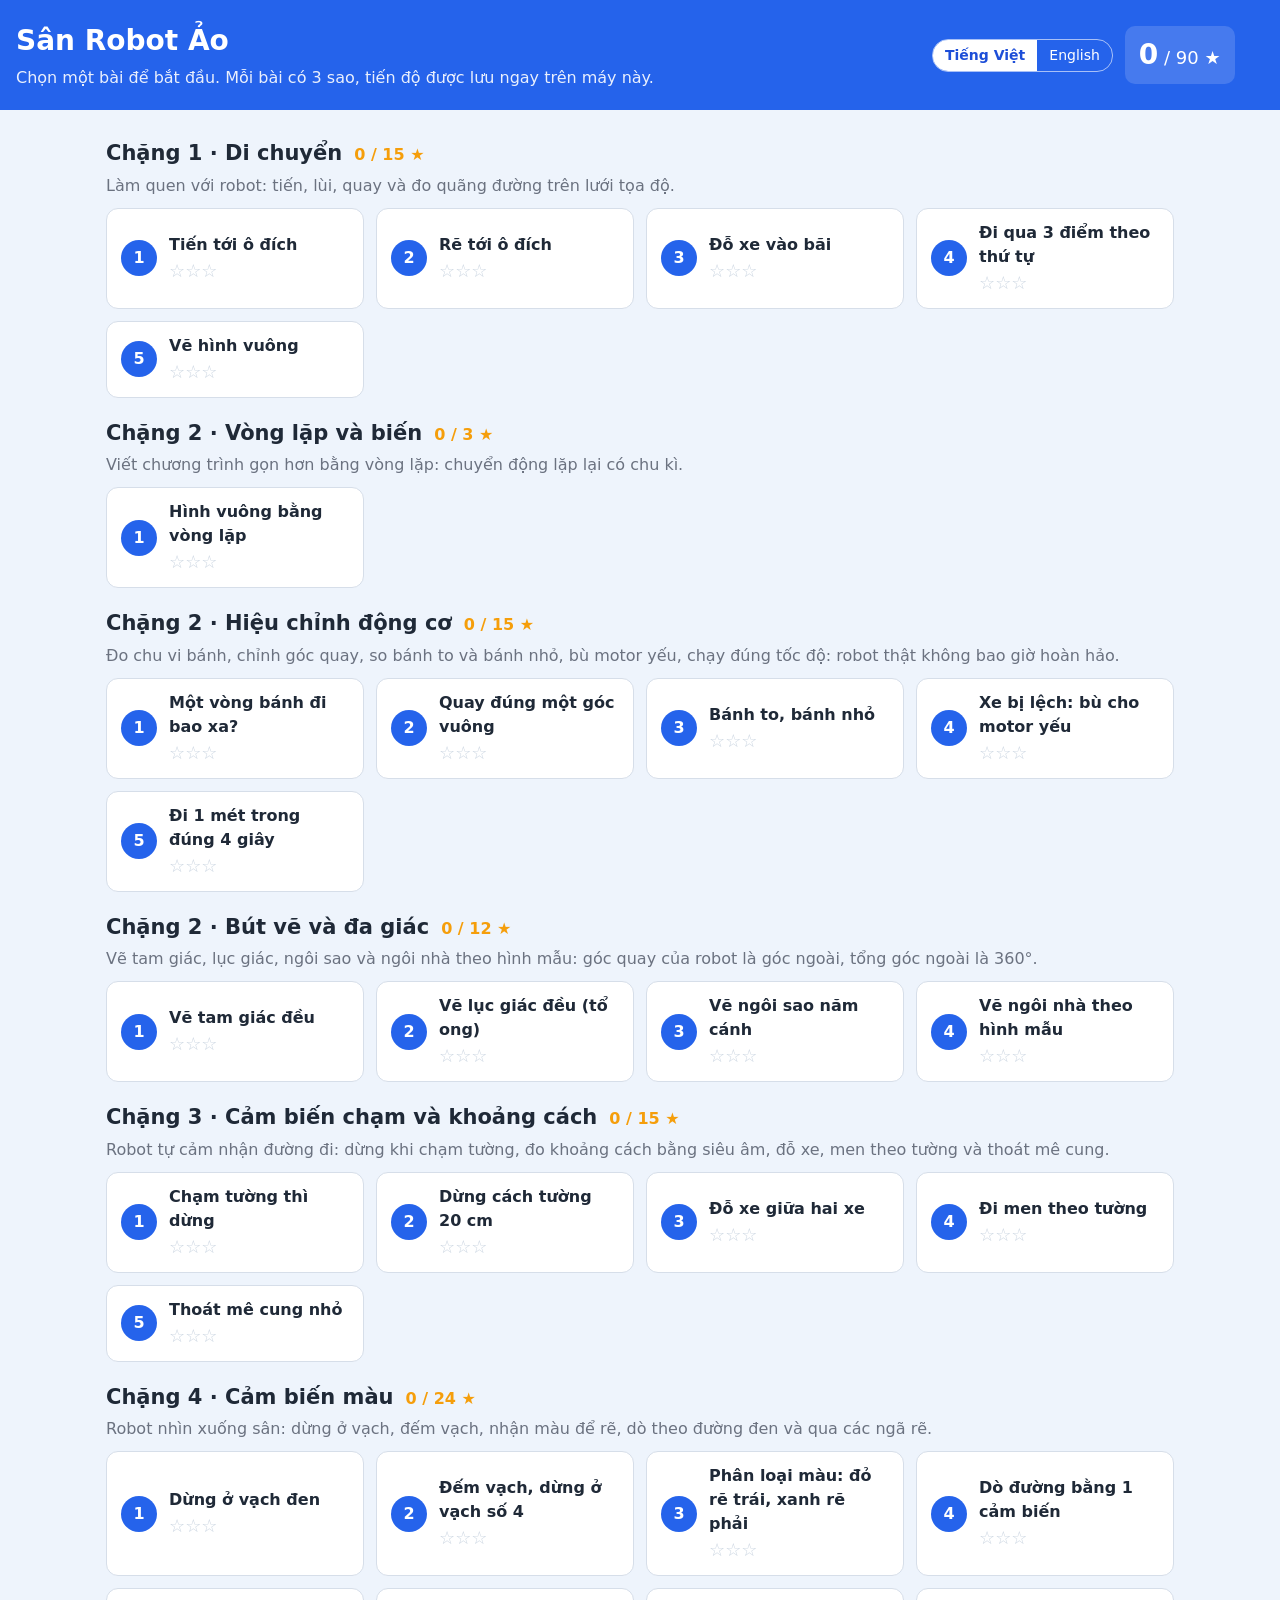
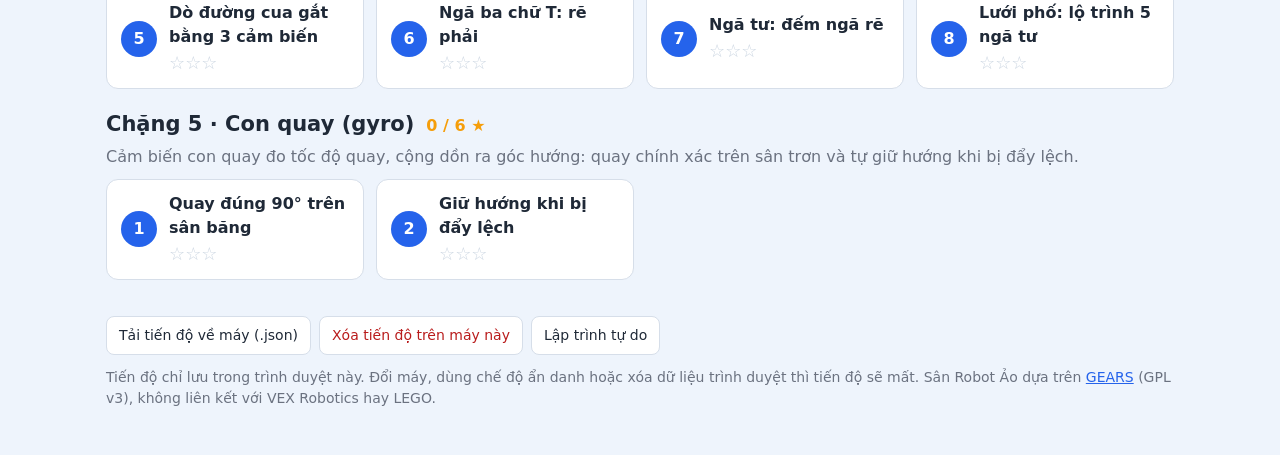
<file: public/san-robot-ao/index.html>
<!DOCTYPE html>
<html lang="vi">
<head>
  <meta charset="utf-8">
  <meta name="viewport" content="width=device-width, initial-scale=1">
  <title>Chọn bài · Sân Robot Ảo</title>
  <link rel="icon" href="../favicon-32.png">
  <link rel="stylesheet" id="kieuTrang" href="core/chon-bai.css?v=1">
  <script>
    // Xem thử hướng thiết kế: ?giaoDien=sach|swiss|truy-cap|phang|giay|tap-chi|hoc-vien (tạm thời, để so sánh)
    (function() { var g = new URLSearchParams(location.search).get('giaoDien');
      if (['sach', 'swiss', 'truy-cap', 'phang', 'giay', 'tap-chi', 'hoc-vien'].indexOf(g) >= 0) document.getElementById('kieuTrang').href = 'core/chon-bai-' + g + '.css?v=1'; })();
  </script>
</head>
<body>
  <!--
    Sân Robot Ảo – trang chọn bài theo chặng.
    Copyright (C) 2026 những người đóng góp cho Sân Robot Ảo. GPL v3.
    Dựa trên GEARS (GearsBot) của Cort Wee / A Posteriori.
  -->
  <header>
    <div class="dau-trang">
      <h1>Sân Robot Ảo</h1>
      <p data-chu="gioiThieu">Chọn một bài để bắt đầu. Mỗi bài có 3 sao, tiến độ được lưu ngay trên máy này.</p>
    </div>
    <div class="phai-dau">
      <div class="ngon-ngu" role="group" aria-label="Ngôn ngữ / Language">
        <button type="button" data-lang="vi">Tiếng Việt</button><button type="button" data-lang="en">English</button>
      </div>
      <div class="tong-ket" id="tongKet"></div>
    </div>
  </header>

  <main id="danhSach">
    <p class="dang-tai" data-chu="dangTai">Đang tải danh sách bài…</p>
  </main>

  <footer>
    <div class="nut-hang">
      <button id="nutXuat" class="nut phu" data-chu="xuat">Tải tiến độ về máy (.json)</button>
      <button id="nutXoa" class="nut phu nguy-hiem" data-chu="xoa">Xóa tiến độ trên máy này</button>
      <a class="nut phu" href="../index.html" data-chu="tuDo">Lập trình tự do</a>
    </div>
    <p class="nho" data-chu="chuThich">Tiến độ chỉ lưu trong trình duyệt này. Đổi máy, dùng chế độ ẩn danh hoặc xóa dữ liệu trình duyệt thì tiến độ sẽ mất.
      Sân Robot Ảo dựa trên <a href="https://github.com/QuirkyCort/gears" target="_blank" rel="noopener">GEARS</a> (GPL v3), không liên kết với VEX Robotics hay LEGO.</p>
  </footer>

  <script src="ngon-ngu.js?v=1"></script>
  <script src="core/records.js?v=1"></script>
  <script src="core/chon-bai.js?v=1"></script>
</body>
</html>
</file>
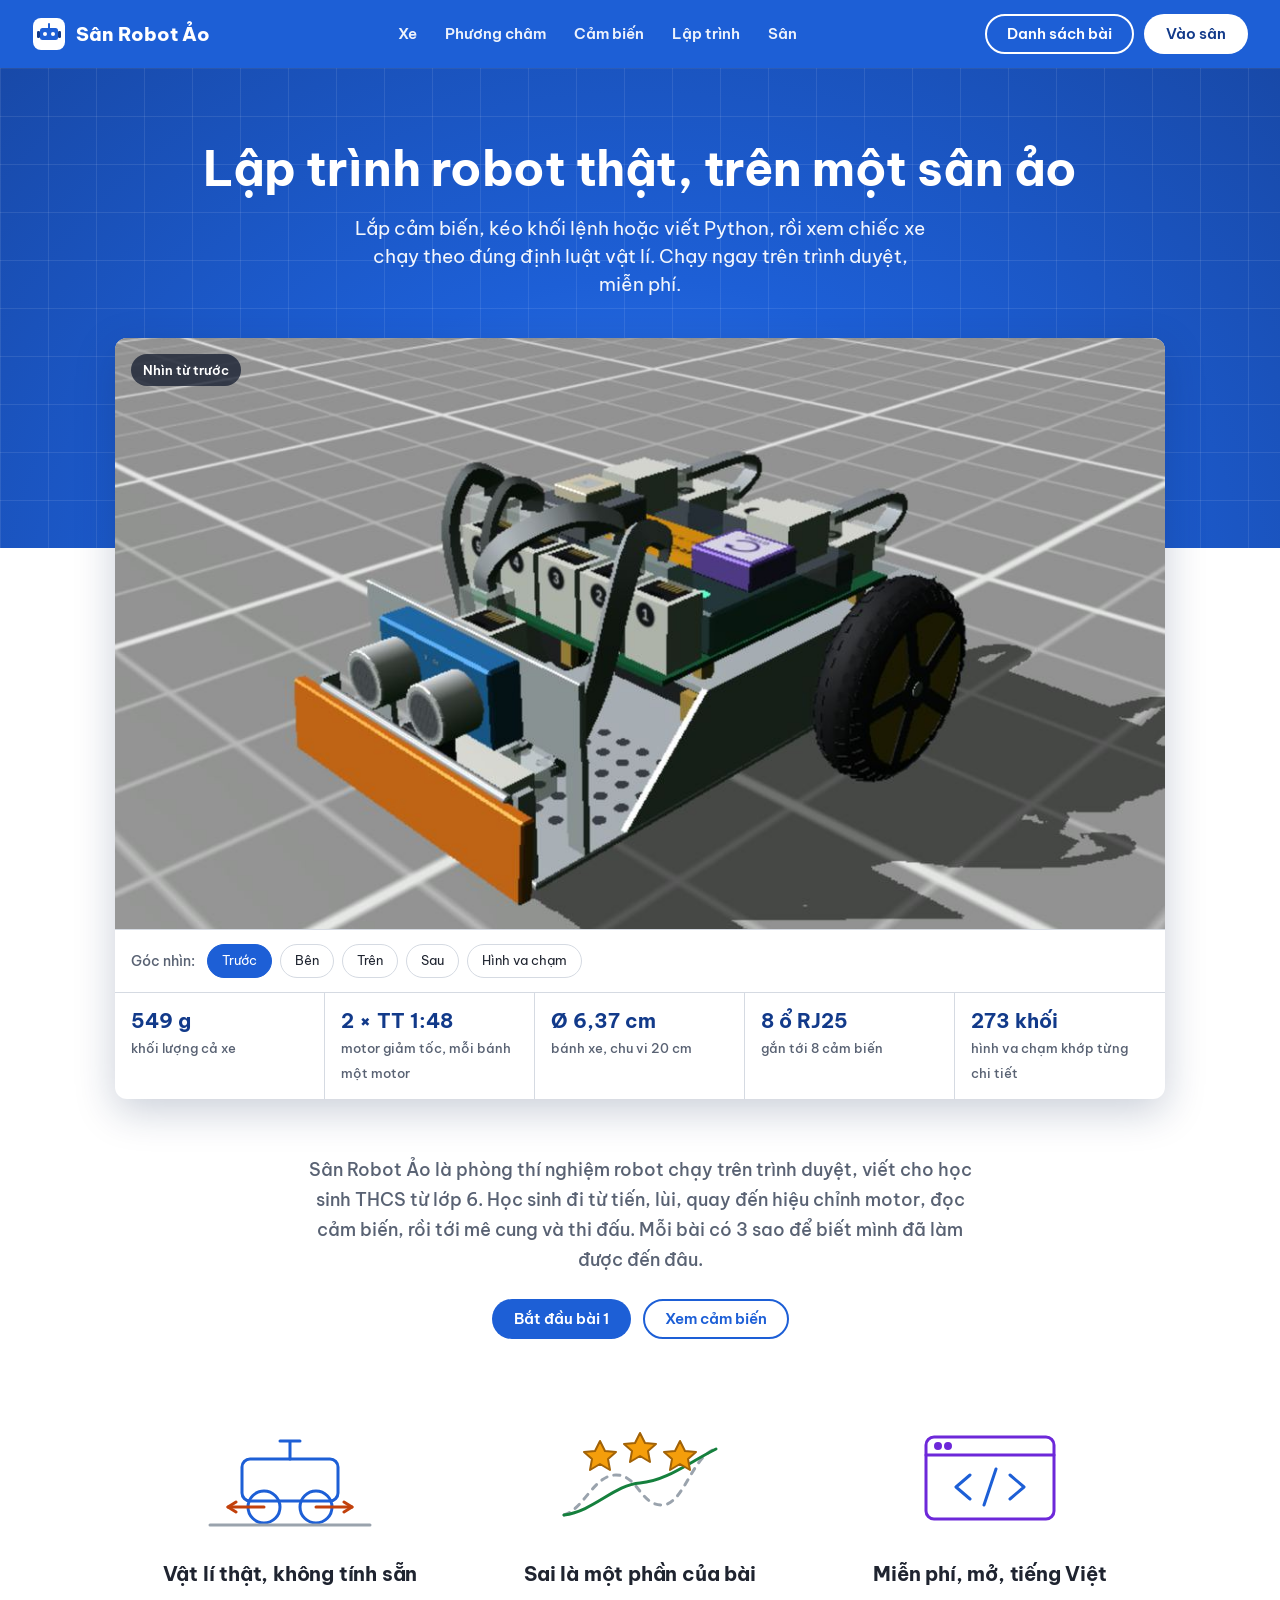
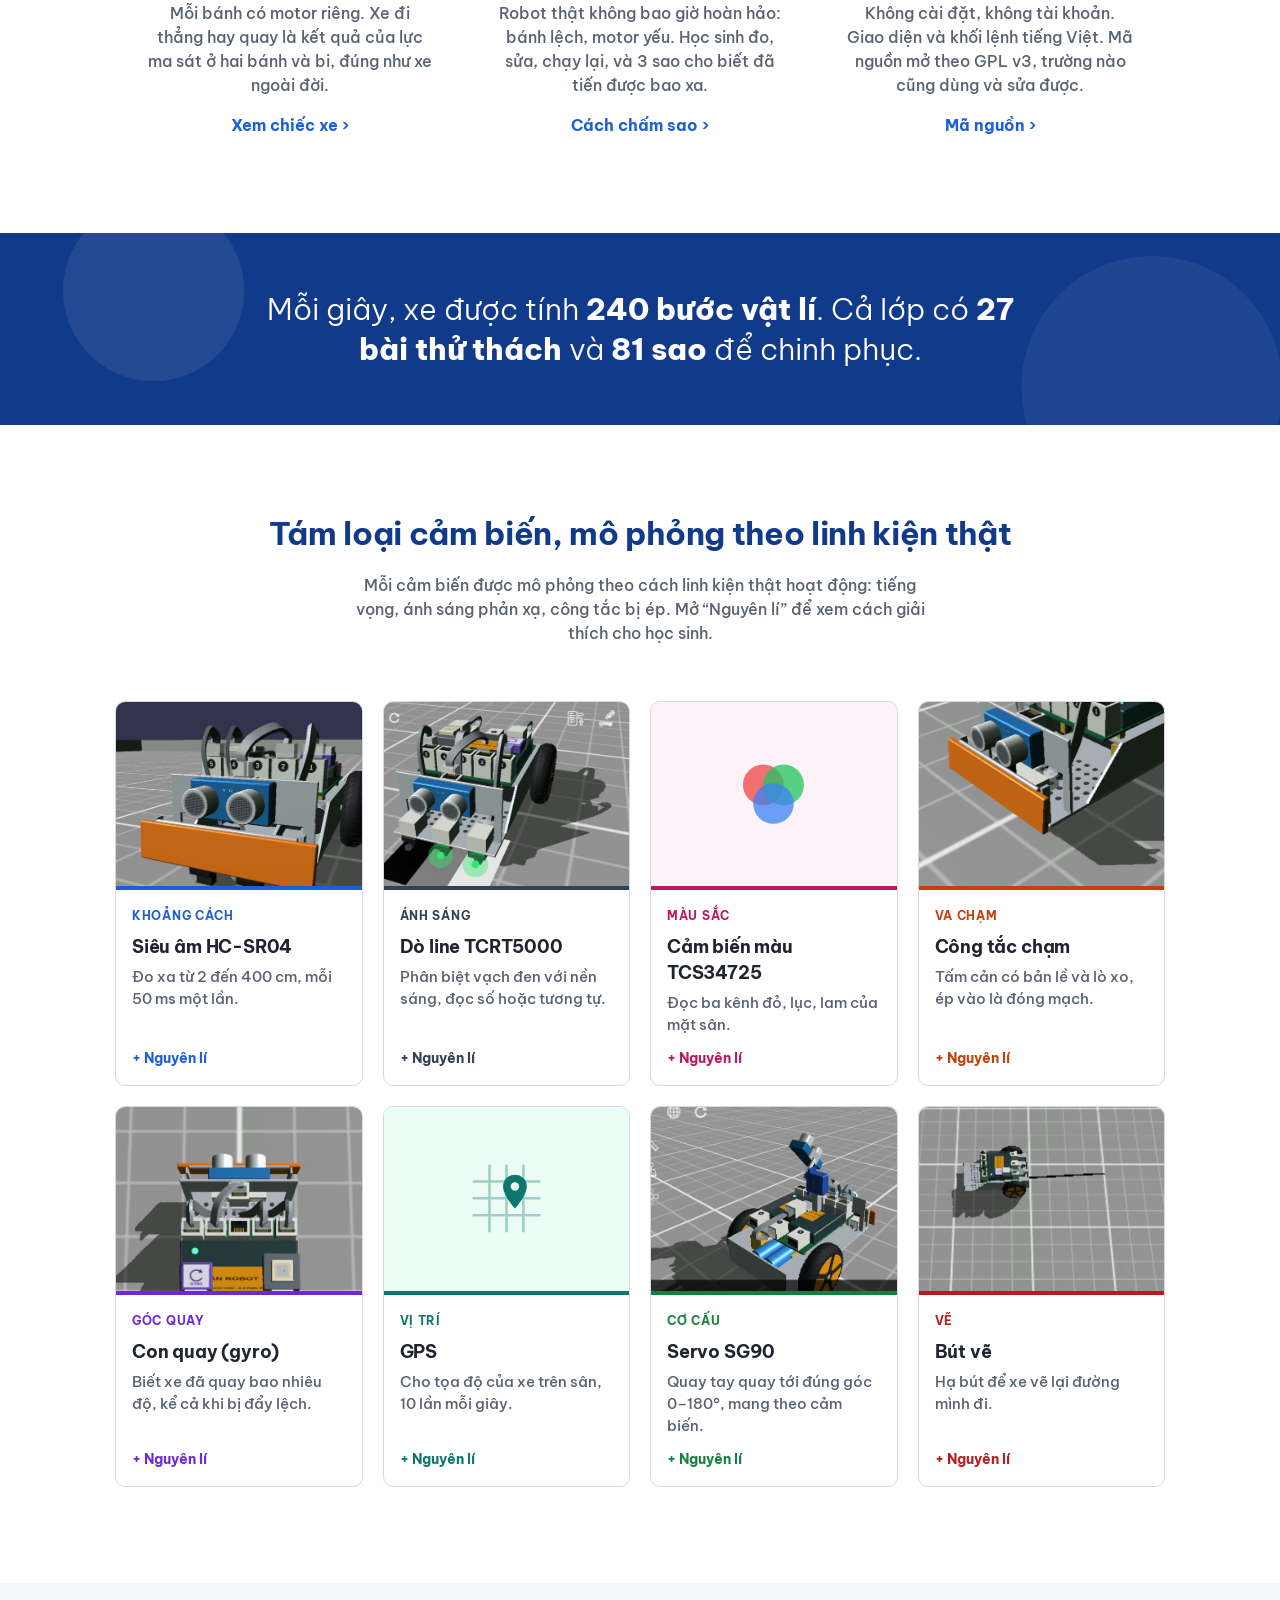
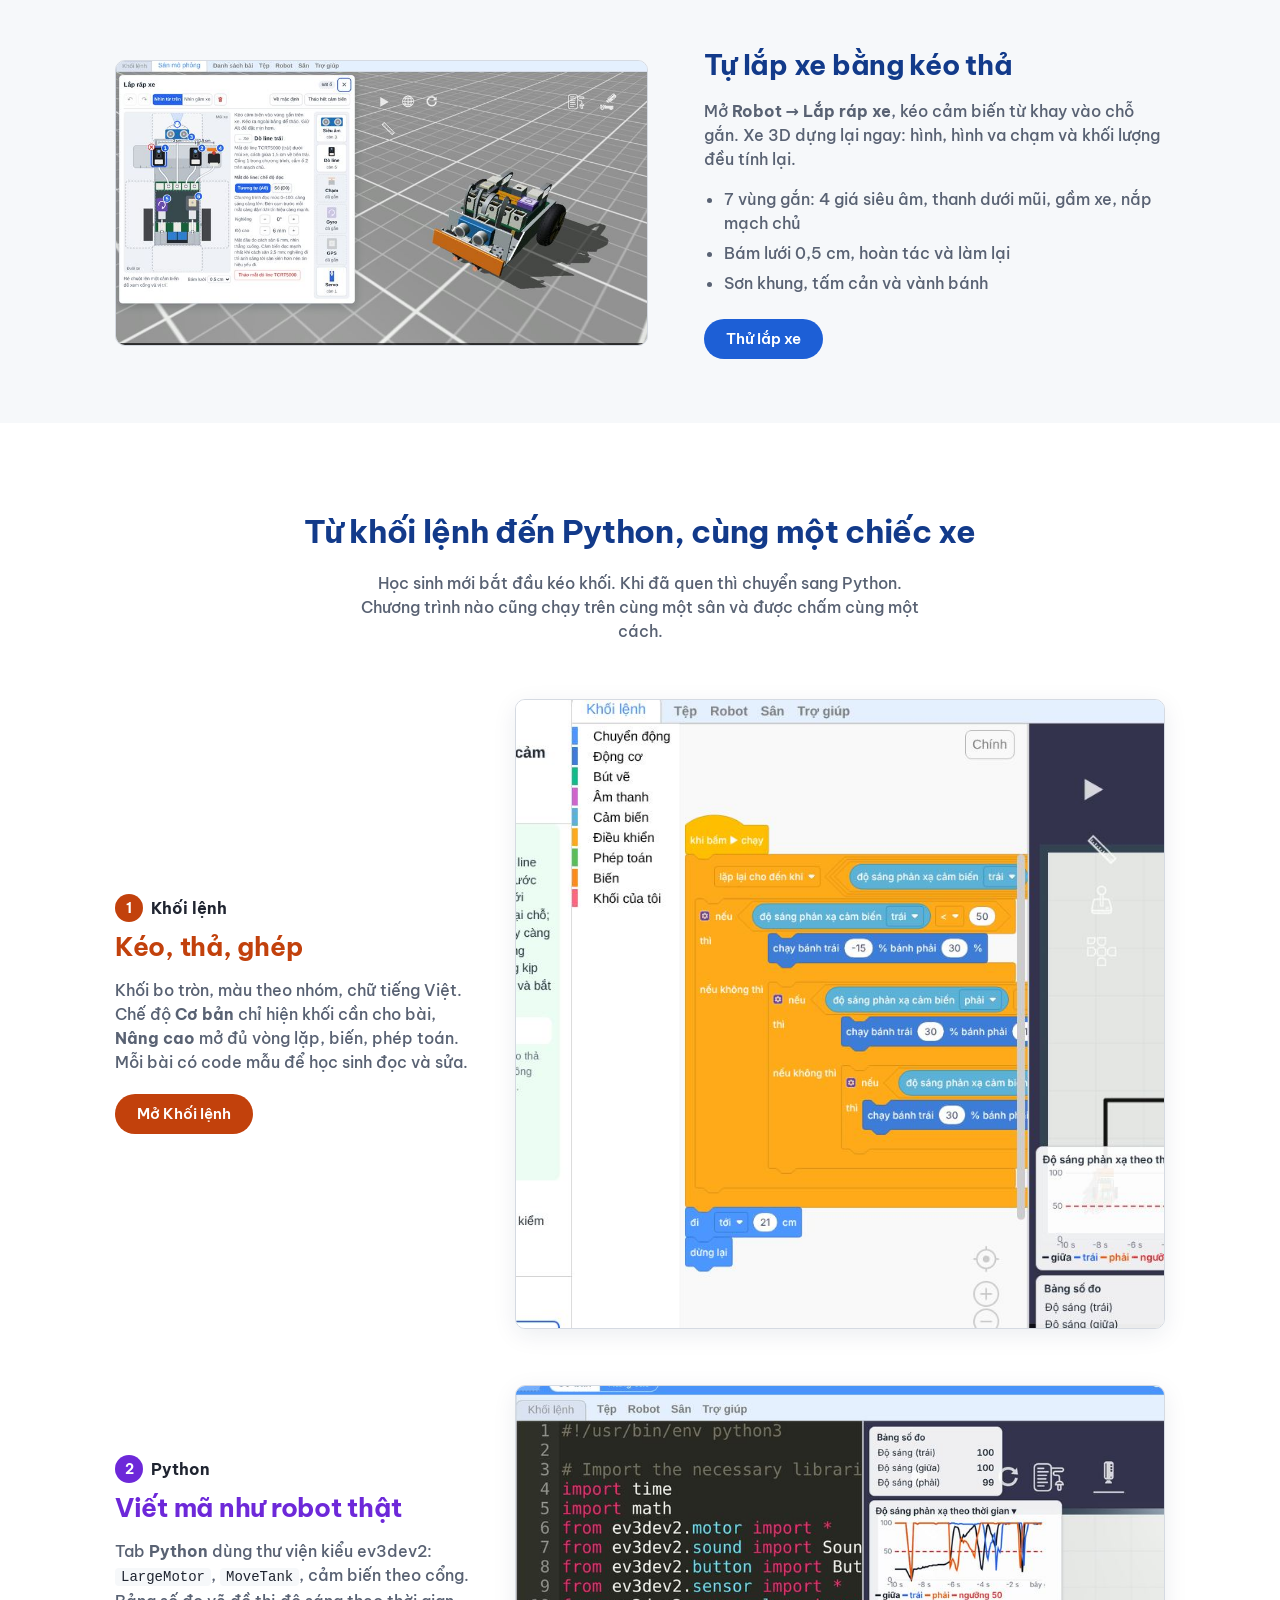
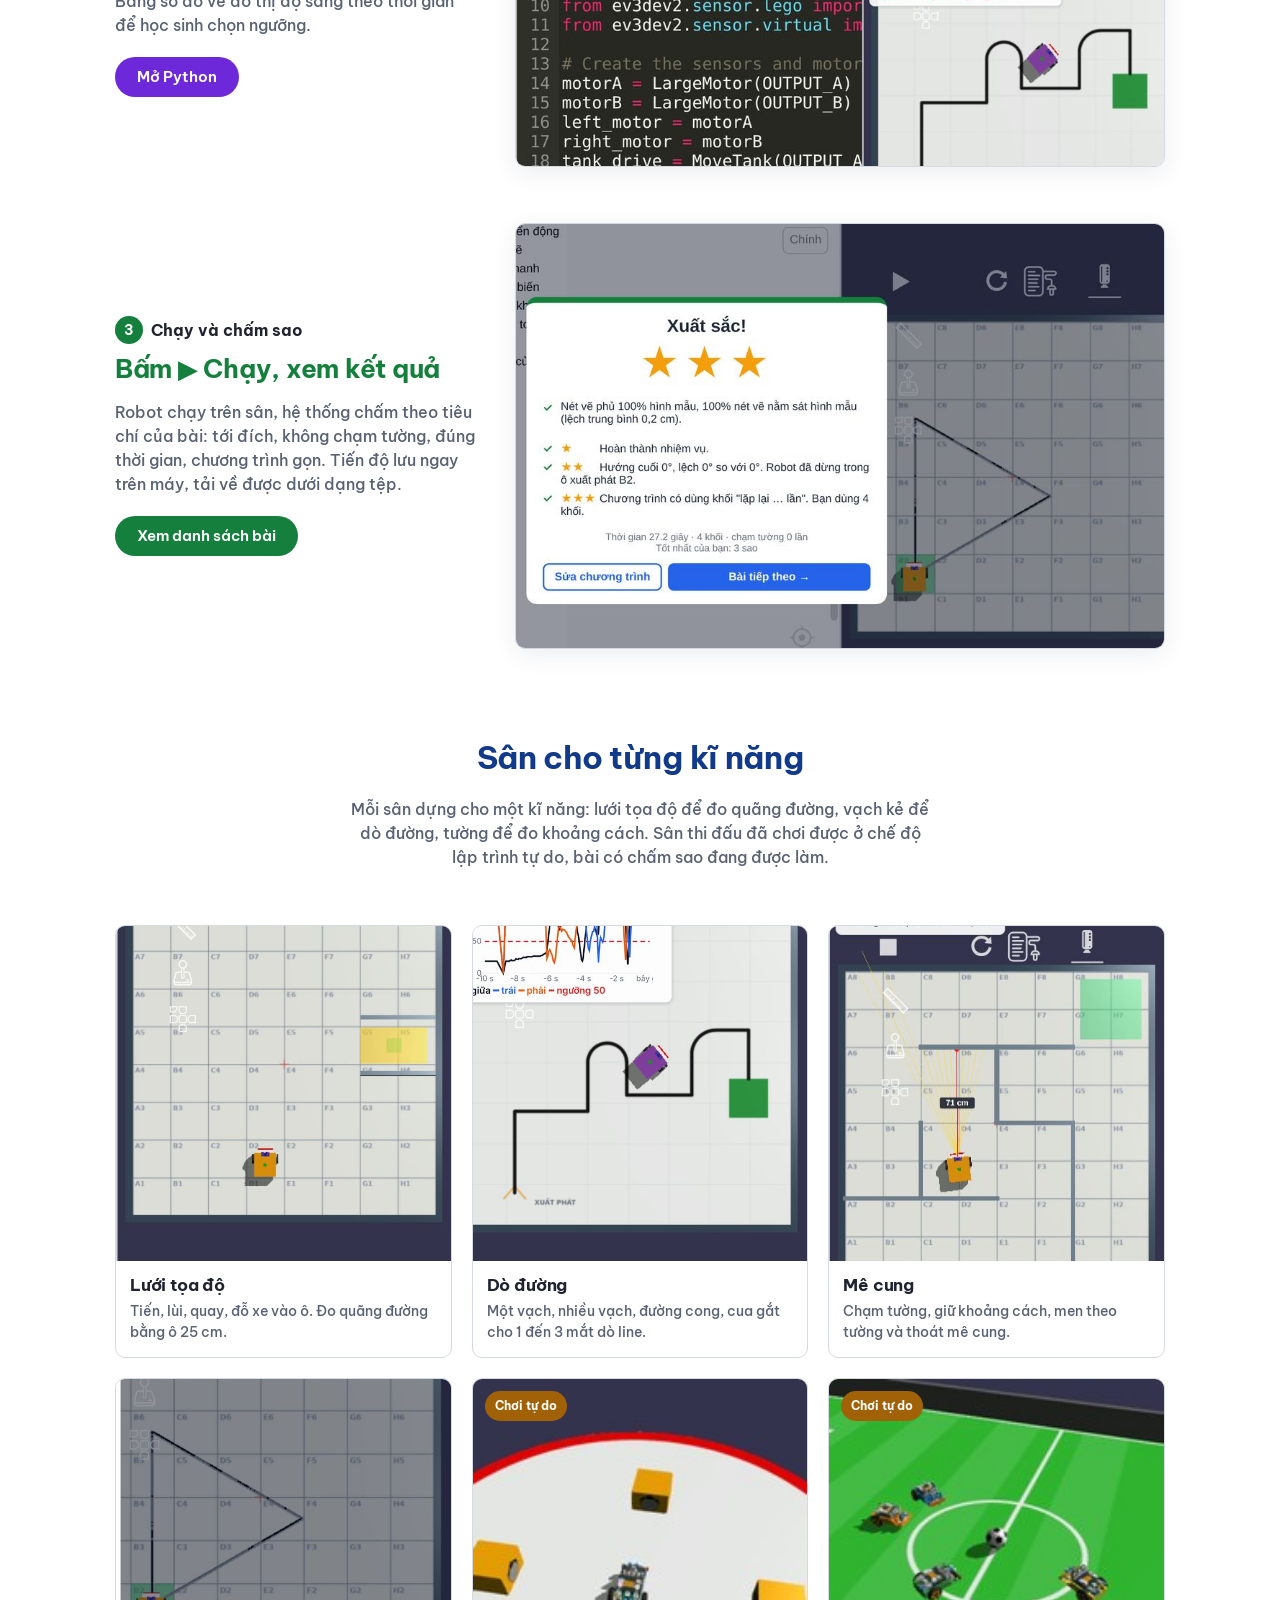
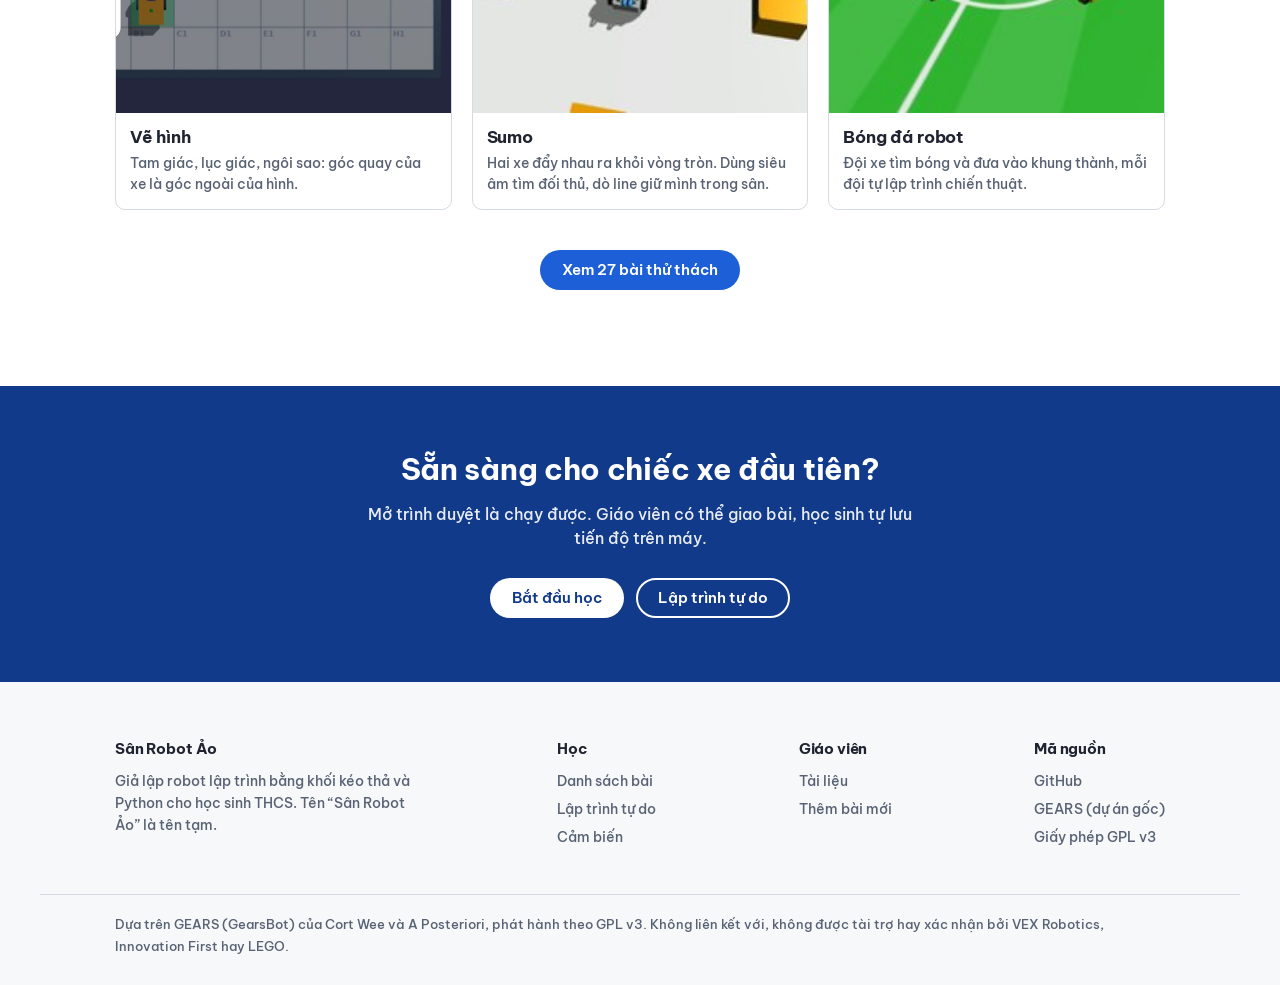
<file: public/san-robot-ao/gioi-thieu/index.html>
<!DOCTYPE html>
<html lang="vi">
<head>
<meta charset="utf-8">
<meta name="viewport" content="width=device-width, initial-scale=1">
<title>Giới thiệu · Sân Robot Ảo</title>
<link rel="preconnect" href="https://fonts.googleapis.com">
<link rel="preconnect" href="https://fonts.gstatic.com" crossorigin>
<link href="https://fonts.googleapis.com/css2?family=Be+Vietnam+Pro:wght@300;400;500;600;700;800&display=swap" rel="stylesheet">
<style>
:root{
  --xanh:#1d5fd6; --xanh-dam:#123a8a; --xanh-nhat:#e8f0fd;
  --chu:#1f2430; --phu:#596273; --vien:#d5dae2; --nen:#ffffff; --nen-xam:#f6f8fa;
  --cam:#c2410c; --tim:#6d28d9; --la:#15803d; --do:#b91c1c; --ngoc:#0f766e; --hong:#be185d; --vang:#a16207; --cham:#334155;
  --cot:1200px; --dem:75px; --thanh:68px;
  --h1:48px; --h1-d:58px; --h2:32px; --h2-d:40px; --h3:22px; --h3-d:30px;
}
*{box-sizing:border-box}
html{scroll-behavior:smooth; scroll-padding-top:calc(var(--thanh) + 12px)}
body{margin:0; font:500 16px/24px "Be Vietnam Pro",system-ui,-apple-system,"Segoe UI",sans-serif; color:var(--chu); background:var(--nen)}
img{display:block; max-width:100%}
a{color:var(--xanh)}
h1,h2,h3,h4{margin:0; font-weight:700; letter-spacing:-.01em}
p{margin:0}
.cot{max-width:var(--cot); margin:0 auto; padding:0 var(--dem)}
.nut{white-space:nowrap; display:inline-flex; align-items:center; gap:8px; height:40px; padding:0 20px; border-radius:999px; font-weight:600; font-size:15px; text-decoration:none; background:var(--xanh); color:#fff; border:2px solid transparent; cursor:pointer}
.nut:hover{filter:brightness(1.08)}
.nut.vien{background:transparent; color:var(--xanh); border-color:var(--xanh)}
.nut.trang{background:#fff; color:var(--xanh-dam)}
.nut.trang.vien{background:transparent; color:#fff; border-color:#fff}
.lien-ket{font-weight:700; text-decoration:none}
.lien-ket::after{content:" ›"}
:focus-visible{outline:3px solid #f59e0b; outline-offset:2px}

/* ===== Thanh trên cố định ===== */
.thanh{position:fixed; inset:0 0 auto 0; height:var(--thanh); background:var(--xanh); z-index:20; box-shadow:0 1px 0 rgba(0,0,0,.08)}
.thanh .trong{height:100%; display:flex; align-items:center; justify-content:space-between; padding:0 32px; gap:24px}
.logo{display:flex; align-items:center; gap:10px; color:#fff; text-decoration:none; font-weight:800; font-size:19px; white-space:nowrap}
.logo svg{flex:none}
.menu{display:flex; gap:28px}
.menu a{color:#fff; text-decoration:none; font-weight:600; font-size:15px; opacity:.92}
.menu a:hover{opacity:1; text-decoration:underline; text-underline-offset:6px}
.phai{display:flex; align-items:center; gap:10px}
.nut-menu{display:none; background:none; border:0; color:#fff; width:40px; height:40px; cursor:pointer}

/* ===== Hero ===== */
.hero{position:relative; margin-top:var(--thanh); padding:72px 0 250px; overflow:hidden; color:#fff; text-align:center;
  background:
    linear-gradient(rgba(255,255,255,.09) 1px,transparent 1px) 0 0/48px 48px,
    linear-gradient(90deg,rgba(255,255,255,.09) 1px,transparent 1px) 0 0/48px 48px,
    radial-gradient(ellipse at 50% 120%,#3b82f6 0%,var(--xanh) 45%,#1849a8 100%)}
.hero h1{font-size:var(--h1); line-height:var(--h1-d); margin:0 auto 16px; max-width:980px; padding:0 24px}
.hero p{font-size:19px; line-height:28px; font-weight:400; max-width:620px; margin:0 auto; padding:0 24px; opacity:.95}

/* ===== Xem mô hình xe (chồng lên mép hero) ===== */
.mo-hinh{margin-top:-210px; position:relative; z-index:2}
.khung-xe{background:#fff; border-radius:12px; box-shadow:0 12px 40px rgba(15,35,80,.22); overflow:hidden}
.khung-xe .anh{position:relative; aspect-ratio:16/9; background:#9aa3ad}
.khung-xe .anh img{position:absolute; inset:0; width:100%; height:100%; object-fit:cover; opacity:0; transition:opacity .35s}
.khung-xe .anh img.hien{opacity:1}
.nhan-goc{position:absolute; left:16px; top:16px; background:rgba(15,23,42,.72); color:#fff; font-size:13px; font-weight:600; padding:4px 12px; border-radius:999px}
.goc{display:flex; flex-wrap:wrap; gap:8px; padding:14px 16px; border-top:1px solid var(--vien); align-items:center}
.goc span{font-size:14px; color:var(--phu); margin-right:4px}
.goc button{font:600 14px/1 inherit; font-family:inherit; height:34px; padding:0 14px; border-radius:999px; border:1px solid var(--vien); background:#fff; color:var(--chu); cursor:pointer}
.goc button[aria-pressed=true]{background:var(--xanh); border-color:var(--xanh); color:#fff}
.thong-so{display:grid; grid-template-columns:repeat(5,1fr); border-top:1px solid var(--vien)}
.thong-so div{padding:14px 16px; border-right:1px solid var(--vien)}
.thong-so div:last-child{border-right:0}
.thong-so b{display:block; font-size:20px; line-height:28px; color:var(--xanh-dam)}
.thong-so small{font-size:13px; color:var(--phu)}

/* ===== Giới thiệu ===== */
.gioi-thieu{text-align:center; padding-top:56px; padding-bottom:24px}
.gioi-thieu p{max-width:680px; margin:0 auto 24px; font-size:18px; line-height:30px; color:var(--phu)}
.gioi-thieu .hang-nut{display:flex; justify-content:center; gap:12px; flex-wrap:wrap}

/* ===== Phương châm 3 cột ===== */
.phuong-cham{display:flex; justify-content:center; padding-top:56px; padding-bottom:96px}
.pc{width:290px; margin:0 32px; display:flex; flex-direction:column; text-align:center}
.pc svg{height:120px; margin:0 auto 20px}
.pc h3{font-size:20px; line-height:30px; margin-bottom:12px}
.pc p{color:var(--phu); margin-bottom:16px; flex:1}

/* ===== Dải số liệu ===== */
.dai-so{background:var(--xanh-dam); color:#fff; text-align:center; padding:56px 0;
  background-image:radial-gradient(circle at 12% 30%,rgba(255,255,255,.08) 0 90px,transparent 91px),radial-gradient(circle at 90% 80%,rgba(255,255,255,.06) 0 130px,transparent 131px)}
.dai-so p{font-size:30px; line-height:40px; font-weight:300; max-width:760px; margin:0 auto}
.dai-so b{font-weight:800}

/* ===== Tiêu đề nhóm ===== */
.dau-nhom{text-align:center; margin:88px auto 56px}
.dau-nhom h2{font-size:var(--h2); line-height:var(--h2-d); color:var(--xanh-dam); margin-bottom:20px}
.dau-nhom p{max-width:580px; margin:0 auto; color:var(--phu)}

/* ===== Lưới cảm biến ===== */
.luoi-cb{display:grid; grid-template-columns:repeat(4,1fr); gap:20px; list-style:none; margin:0; padding:0}
.the{border:1px solid var(--vien); border-radius:10px; overflow:hidden; background:#fff; display:flex; flex-direction:column}
.the .hinh{aspect-ratio:4/3; background:#e5e8ec; position:relative; overflow:hidden}
.the .hinh img{width:100%; height:100%; object-fit:cover}
.the .hinh svg{position:absolute; inset:0; margin:auto; width:46%; height:46%}
.the .noi{padding:14px 16px 16px; display:flex; flex-direction:column; gap:6px; flex:1; border-top:4px solid var(--mau)}
.the .loai{font-size:12px; font-weight:700; text-transform:uppercase; letter-spacing:.06em; color:var(--mau)}
.the h3{font-size:18px; line-height:26px}
.the p{font-size:15px; line-height:22px; color:var(--phu)}
.the details{margin-top:auto; padding-top:6px; font-size:14px; line-height:21px}
.the summary{cursor:pointer; font-weight:700; color:var(--mau); list-style:none}
.the summary::-webkit-details-marker{display:none}
.the summary::before{content:"+ "}
.the details[open] summary::before{content:"− "}
.the details p{margin-top:8px; font-size:14px}
.the details p b{color:var(--chu)}

/* ===== Dải xám 2 cột ===== */
.dai-xam{background:var(--nen-xam); margin-top:96px}
.hai-cot{display:flex; align-items:center; gap:56px; padding-top:64px; padding-bottom:64px}
.hai-cot .anh{flex:1.15; border-radius:10px; overflow:hidden; border:1px solid var(--vien)}
.hai-cot .chu{flex:1}
.hai-cot h2{font-size:28px; line-height:36px; color:var(--xanh-dam); margin-bottom:16px}
.hai-cot p{color:var(--phu); margin-bottom:16px}
.hai-cot ul{margin:0 0 24px; padding-left:20px; color:var(--phu)}
.hai-cot li{margin-bottom:6px}

/* ===== Khối lập trình: chữ trái, ảnh phải ===== */
.khoi{display:flex; margin-bottom:56px; min-height:380px; align-items:center}
.khoi .chu{width:400px; flex:none; padding-right:40px}
.khoi .anh{flex:1; border-radius:10px; overflow:hidden; border:1px solid var(--vien); box-shadow:0 6px 24px rgba(15,35,80,.08)}
.khoi .so{display:inline-flex; width:28px; height:28px; border-radius:50%; align-items:center; justify-content:center; background:var(--mau); color:#fff; font-size:14px; font-weight:700; margin-right:8px}
.khoi .loai{font-weight:700; display:flex; align-items:center; margin-bottom:8px}
.khoi h3{font-size:26px; line-height:34px; color:var(--mau); margin-bottom:14px}
.khoi p{color:var(--phu); margin-bottom:20px}
.khoi .nut{background:var(--mau)}
.khoi code{font-size:14px; background:var(--nen-xam); padding:1px 6px; border-radius:4px; color:var(--chu)}

/* ===== Lưới sân ===== */
.luoi-san{display:grid; grid-template-columns:repeat(3,1fr); gap:20px; list-style:none; margin:0; padding:0}
.san{border:1px solid var(--vien); border-radius:10px; overflow:hidden; background:#fff}
.san .hinh{aspect-ratio:1/1; background:#2b3140; overflow:hidden; position:relative}
.san .hinh img{width:100%; height:100%; object-fit:cover}
.san .meta{padding:12px 14px 14px}
.san h3{font-size:17px; line-height:24px; margin-bottom:4px}
.san p{font-size:14px; line-height:21px; color:var(--phu)}
.san.sap-co{border-style:dashed}
.san.sap-co .hinh{background:repeating-linear-gradient(45deg,#eef1f5 0 14px,#e4e8ee 14px 28px)}
.san.sap-co .hinh svg{position:absolute; inset:0; margin:auto; width:42%; height:42%}
.the-sap{position:absolute; top:12px; left:12px; background:var(--vang); color:#fff; font-size:12px; font-weight:700; padding:3px 10px; border-radius:999px}
.cuoi-nhom{text-align:center; margin:40px 0 96px}

/* ===== Dải kêu gọi + chân trang ===== */
.keu-goi{background:var(--xanh-dam); color:#fff; text-align:center; padding:64px 24px}
.keu-goi h2{font-size:30px; line-height:38px; margin-bottom:14px}
.keu-goi p{max-width:560px; margin:0 auto 28px; opacity:.9}
.keu-goi .hang-nut{display:flex; gap:12px; justify-content:center; flex-wrap:wrap}
footer{background:var(--nen-xam); color:var(--phu); font-size:14px; line-height:22px}
.chan{display:flex; justify-content:space-between; gap:40px; padding-top:56px; padding-bottom:40px}
.chan .gt{max-width:300px}
.chan h4{color:var(--chu); font-size:15px; margin-bottom:10px}
.chan ul{list-style:none; margin:0; padding:0}
.chan li{margin-bottom:6px}
.chan a{color:var(--phu); text-decoration:none}
.chan a:hover{color:var(--xanh); text-decoration:underline}
.phap-li{border-top:1px solid var(--vien); padding-top:18px; padding-bottom:28px; font-size:13px}

/* ===== Phản hồi theo màn hình: 1200 / 980 / 720 / 420 ===== */
@media (max-width:1200px){
  :root{--dem:48px}
  .thanh .trong{padding:0 24px}
  .menu{gap:20px}
  .pc{margin:0 20px}
}
@media (max-width:980px){
  :root{--dem:40px; --h1:34px; --h1-d:44px; --h2:26px; --h2-d:34px}
  .luoi-cb{grid-template-columns:repeat(3,1fr)}
  .luoi-san{grid-template-columns:repeat(2,1fr)}
  .dai-so p{font-size:24px; line-height:34px}
  .thong-so{grid-template-columns:repeat(3,1fr)}
  .thong-so div:nth-child(3){border-right:0}
  .thong-so div:nth-child(n+4){border-top:1px solid var(--vien)}
  .khoi .chu{width:340px; padding-right:28px}
  .hai-cot{gap:32px}
}
@media (max-width:820px){
  .menu,.phai .nut.trang.vien{display:none}
  .nut-menu{display:block}
  .thanh .trong{display:grid; grid-template-columns:40px 1fr auto}
  .logo{justify-self:center}
  .menu.mo{display:flex; flex-direction:column; gap:0; position:absolute; top:var(--thanh); left:0; right:0; background:var(--xanh); padding:8px 24px 16px; box-shadow:0 8px 20px rgba(0,0,0,.2)}
  .menu.mo a{padding:12px 0; border-bottom:1px solid rgba(255,255,255,.18)}
}
@media (max-width:720px){
  :root{--dem:24px; --thanh:60px}
  .hero{padding:44px 0 150px}
  .logo{font-size:17px}
  .logo svg{width:28px; height:28px}
  .gioi-thieu{text-align:left; padding-top:40px}
  .phai .nut{height:36px; padding:0 14px; font-size:14px}
  .gioi-thieu p{font-size:17px; line-height:28px}
  .gioi-thieu .hang-nut{justify-content:flex-start}
  .hero p{font-size:17px; line-height:26px}
  .mo-hinh{margin-top:-110px}
  .phuong-cham{flex-direction:column; padding-top:32px; padding-bottom:56px}
  .pc{width:100%; margin:0 0 28px; text-align:left}
  .pc svg{display:none}
  .luoi-cb{grid-template-columns:repeat(2,1fr); gap:14px}
  .the details{display:none}
  .khoi{flex-direction:column-reverse; min-height:0; margin-bottom:56px}
  .khoi .chu{width:100%; padding:20px 0 0}
  .khoi .anh{width:100%}
  .hai-cot{flex-direction:column; align-items:stretch}
  .chan{flex-wrap:wrap}
  .chan .gt{max-width:100%; width:100%}
  .dau-nhom{margin:64px auto 36px; text-align:left}
  .dau-nhom p{margin:0}
}
@media (max-width:420px){
  .luoi-cb{gap:10px}
  .the .noi{padding:10px 12px 12px}
  .the h3{font-size:16px; line-height:22px}
  .the p{display:none}
  .luoi-san{gap:10px}
  .san p{display:none}
  .san h3{font-size:15px; margin:0}
  .thong-so{grid-template-columns:repeat(2,1fr)}
  .thong-so div{border-right:1px solid var(--vien)!important; border-top:1px solid var(--vien)}
  .thong-so div:nth-child(2n){border-right:0!important}
  .thong-so div:nth-child(-n+2){border-top:0}
  .thong-so div:last-child{display:none}
  .goc span{width:100%}
  .chan > div{width:45%}
  .dai-so p{font-size:21px; line-height:30px}
}
@media (prefers-reduced-motion:reduce){html{scroll-behavior:auto} .khung-xe .anh img{transition:none}}
</style>
</head>
<body>
<!--
  Sân Robot Ảo – trang giới thiệu.
  Copyright (C) 2026 những người đóng góp cho Sân Robot Ảo. GPL v3.
  Ảnh là ảnh chụp màn hình của chính Sân Robot Ảo.
-->

<header class="thanh">
  <div class="trong">
    <button class="nut-menu" aria-label="Mở menu" aria-expanded="false" id="nutMenu">
      <svg viewBox="0 0 24 24" width="26" height="26" fill="none" stroke="currentColor" stroke-width="2" stroke-linecap="round"><path d="M4 7h16M4 12h16M4 17h16"/></svg>
    </button>
    <a class="logo" href="#">
      <svg width="34" height="34" viewBox="0 0 34 34" aria-hidden="true"><rect x="1" y="1" width="32" height="32" rx="8" fill="#fff"/><rect x="8" y="11" width="18" height="12" rx="2.5" fill="#1d5fd6"/><circle cx="13" cy="17" r="2" fill="#fff"/><circle cx="21" cy="17" r="2" fill="#fff"/><rect x="5" y="14" width="3" height="7" rx="1.2" fill="#123a8a"/><rect x="26" y="14" width="3" height="7" rx="1.2" fill="#123a8a"/><path d="M17 11V7" stroke="#1d5fd6" stroke-width="2" stroke-linecap="round"/></svg>
      Sân Robot Ảo
    </a>
    <nav class="menu" id="menu" aria-label="Mục chính">
      <a href="#xe">Xe</a>
      <a href="#phuong-cham">Phương châm</a>
      <a href="#cam-bien">Cảm biến</a>
      <a href="#lap-trinh">Lập trình</a>
      <a href="#san">Sân</a>
    </nav>
    <div class="phai">
      <a class="nut trang vien" href="../">Danh sách bài</a>
      <a class="nut trang" href="../../">Vào sân</a>
    </div>
  </div>
</header>

<main>
  <section class="hero">
    <h1>Lập trình robot thật, trên một sân ảo</h1>
    <p>Lắp cảm biến, kéo khối lệnh hoặc viết Python, rồi xem chiếc xe chạy theo đúng định luật vật lí. Chạy ngay trên trình duyệt, miễn phí.</p>
  </section>

  <!-- 1. MÔ HÌNH XE -->
  <section class="mo-hinh cot" id="xe" aria-label="Mô hình xe">
    <div class="khung-xe">
      <div class="anh" id="anhXe">
        <img src="anh/xe-truoc-trai.jpg" alt="Xe lắp mô-đun nhìn từ phía trước bên trái" class="hien" data-goc="truoc">
        <img src="anh/xe-ben.jpg" alt="Xe nhìn ngang từ bên trái" data-goc="ben">
        <img src="anh/xe-tren.jpg" alt="Xe nhìn từ trên xuống" data-goc="tren">
        <img src="anh/xe-sau-trai.jpg" alt="Xe nhìn từ phía sau bên trái" data-goc="sau">
        <img src="anh/xe-hitbox.jpg" alt="Xe với khung dây xanh lá là hình va chạm" data-goc="hitbox">
        <span class="nhan-goc" id="nhanGoc">Nhìn từ trước</span>
      </div>
      <div class="goc" role="group" aria-label="Chọn góc nhìn">
        <span>Góc nhìn:</span>
        <button type="button" data-goc="truoc" aria-pressed="true">Trước</button>
        <button type="button" data-goc="ben" aria-pressed="false">Bên</button>
        <button type="button" data-goc="tren" aria-pressed="false">Trên</button>
        <button type="button" data-goc="sau" aria-pressed="false">Sau</button>
        <button type="button" data-goc="hitbox" aria-pressed="false">Hình va chạm</button>
      </div>
      <div class="thong-so">
        <div><b>549 g</b><small>khối lượng cả xe</small></div>
        <div><b>2 × TT 1:48</b><small>motor giảm tốc, mỗi bánh một motor</small></div>
        <div><b>Ø 6,37 cm</b><small>bánh xe, chu vi 20 cm</small></div>
        <div><b>8 ổ RJ25</b><small>gắn tới 8 cảm biến</small></div>
        <div><b>273 khối</b><small>hình va chạm khớp từng chi tiết</small></div>
      </div>
    </div>
  </section>

  <!-- 2. GIỚI THIỆU -->
  <section class="gioi-thieu cot">
    <p>Sân Robot Ảo là phòng thí nghiệm robot chạy trên trình duyệt, viết cho học sinh THCS từ lớp 6. Học sinh đi từ tiến, lùi, quay đến hiệu chỉnh motor, đọc cảm biến, rồi tới mê cung và thi đấu. Mỗi bài có 3 sao để biết mình đã làm được đến đâu.</p>
    <div class="hang-nut">
      <a class="nut" href="../">Bắt đầu bài 1</a>
      <a class="nut vien" href="#cam-bien">Xem cảm biến</a>
    </div>
  </section>

  <!-- 3. PHƯƠNG CHÂM -->
  <section class="cot phuong-cham" id="phuong-cham" aria-label="Phương châm hoạt động">
    <div class="pc">
      <svg viewBox="0 0 200 120" aria-hidden="true" fill="none" stroke="#1d5fd6" stroke-width="3" stroke-linecap="round" stroke-linejoin="round">
        <rect x="52" y="40" width="96" height="42" rx="8"/><circle cx="74" cy="88" r="16"/><circle cx="126" cy="88" r="16"/>
        <path d="M74 88h-36M126 88h36" stroke="#c2410c"/><path d="M38 88l8-5M38 88l8 5M162 88l-8-5M162 88l-8 5" stroke="#c2410c"/>
        <path d="M100 40V22M90 22h20" /><path d="M20 106h160" stroke="#9aa3ad"/>
      </svg>
      <h3>Vật lí thật, không tính sẵn</h3>
      <p>Mỗi bánh có motor riêng. Xe đi thẳng hay quay là kết quả của lực ma sát ở hai bánh và bi, đúng như xe ngoài đời.</p>
      <a class="lien-ket" href="#xe">Xem chiếc xe</a>
    </div>
    <div class="pc">
      <svg viewBox="0 0 200 120" aria-hidden="true" fill="none" stroke-width="3" stroke-linecap="round" stroke-linejoin="round">
        <path d="M24 96c20-6 30-40 52-40s24 30 46 30 30-50 54-56" stroke="#9aa3ad" stroke-dasharray="6 7"/>
        <path d="M24 96c30-4 50-30 76-32s48-20 76-34" stroke="#15803d"/>
        <g fill="#f59e0b" stroke="#a16207" stroke-width="2"><path d="M60 22l5 10 11 1-8 7 2 11-10-6-10 6 2-11-8-7 11-1z"/><path d="M100 14l5 10 11 1-8 7 2 11-10-6-10 6 2-11-8-7 11-1z"/><path d="M140 22l5 10 11 1-8 7 2 11-10-6-10 6 2-11-8-7 11-1z"/></g>
      </svg>
      <h3>Sai là một phần của bài</h3>
      <p>Robot thật không bao giờ hoàn hảo: bánh lệch, motor yếu. Học sinh đo, sửa, chạy lại, và 3 sao cho biết đã tiến được bao xa.</p>
      <a class="lien-ket" href="#lap-trinh">Cách chấm sao</a>
    </div>
    <div class="pc">
      <svg viewBox="0 0 200 120" aria-hidden="true" fill="none" stroke="#6d28d9" stroke-width="3" stroke-linecap="round" stroke-linejoin="round">
        <rect x="36" y="18" width="128" height="82" rx="8"/><path d="M36 36h128"/><circle cx="48" cy="27" r="2.5" fill="#6d28d9"/><circle cx="58" cy="27" r="2.5" fill="#6d28d9"/>
        <path d="M80 56l-14 12 14 12M120 56l14 12-14 12M106 50l-12 36" stroke="#1d5fd6"/>
      </svg>
      <h3>Miễn phí, mở, tiếng Việt</h3>
      <p>Không cài đặt, không tài khoản. Giao diện và khối lệnh tiếng Việt. Mã nguồn mở theo GPL v3, trường nào cũng dùng và sửa được.</p>
      <a class="lien-ket" href="https://github.com/ntb866-ux/SiRo-project1">Mã nguồn</a>
    </div>
  </section>

  <section class="dai-so" aria-label="Con số">
    <div class="cot"><p>Mỗi giây, xe được tính <b>240 bước vật lí</b>. Cả lớp có <b>27 bài thử thách</b> và <b>81 sao</b> để chinh phục.</p></div>
  </section>

  <!-- 4. CẢM BIẾN -->
  <section class="cot" id="cam-bien">
    <div class="dau-nhom">
      <h2>Tám loại cảm biến, mô phỏng theo linh kiện thật</h2>
      <p>Mỗi cảm biến được mô phỏng theo cách linh kiện thật hoạt động: tiếng vọng, ánh sáng phản xạ, công tắc bị ép. Mở “Nguyên lí” để xem cách giải thích cho học sinh.</p>
    </div>
    <ul class="luoi-cb">
      <li class="the" style="--mau:var(--xanh)">
        <div class="hinh"><img src="anh/cb-sieu-am.jpg" alt="Cảm biến siêu âm HC-SR04 trên giá phía mũi xe"></div>
        <div class="noi"><span class="loai">Khoảng cách</span><h3>Siêu âm HC-SR04</h3>
          <p>Đo xa từ 2 đến 400 cm, mỗi 50 ms một lần.</p>
          <details><summary>Nguyên lí</summary>
            <p>Phát xung 40 kHz, đo thời gian tiếng vọng t. Khoảng cách d = v·t / 2 với v = 343 m/s. Mô phỏng 37 tia trong nón 15°, mặt nghiêng quá 30° không cho tiếng vọng.</p>
            <p><b>Nói với học sinh:</b> như con dơi, kêu một tiếng rồi đếm xem bao lâu thì nghe tiếng vọng.</p></details>
        </div></li>
      <li class="the" style="--mau:var(--cham)">
        <div class="hinh"><img src="anh/cb-do-line.jpg" alt="Hai mắt dò line dưới mũi xe, đèn báo xanh lá đang sáng"></div>
        <div class="noi"><span class="loai">Ánh sáng</span><h3>Dò line TCRT5000</h3>
          <p>Phân biệt vạch đen với nền sáng, đọc số hoặc tương tự.</p>
          <details><summary>Nguyên lí</summary>
            <p>LED hồng ngoại 950 nm chiếu xuống, phototransistor đo phần ánh sáng dội lại. Nền trắng phản xạ mạnh, mực đen hấp thụ. Tín hiệu mạnh nhất khi cách sân 2,5 mm.</p>
            <p><b>Nói với học sinh:</b> đèn pin chiếu xuống đất, màu đen “nuốt” ánh sáng nên mắt thấy tối.</p></details>
        </div></li>
      <li class="the" style="--mau:var(--hong)">
        <div class="hinh" style="background:#fdf2f8"><svg viewBox="0 0 100 100" aria-hidden="true"><circle cx="38" cy="40" r="24" fill="#ef4444" opacity=".75"/><circle cx="62" cy="40" r="24" fill="#22c55e" opacity=".75"/><circle cx="50" cy="62" r="24" fill="#3b82f6" opacity=".75"/></svg></div>
        <div class="noi"><span class="loai">Màu sắc</span><h3>Cảm biến màu TCS34725</h3>
          <p>Đọc ba kênh đỏ, lục, lam của mặt sân.</p>
          <details><summary>Nguyên lí</summary>
            <p>LED trắng chiếu xuống, chip đo có ba kính lọc R, G, B. Mỗi kênh đo phần ánh sáng cùng màu bị mặt sân phản xạ, đã cân bằng trắng ở độ cao chuẩn.</p>
            <p><b>Nói với học sinh:</b> ba con mắt đeo ba cặp kính màu đỏ, xanh lá, xanh dương.</p></details>
        </div></li>
      <li class="the" style="--mau:var(--cam)">
        <div class="hinh"><img src="anh/cb-cham.jpg" alt="Tấm cản màu cam phía trước xe gắn công tắc chạm"></div>
        <div class="noi"><span class="loai">Va chạm</span><h3>Công tắc chạm</h3>
          <p>Tấm cản có bản lề và lò xo, ép vào là đóng mạch.</p>
          <details><summary>Nguyên lí</summary>
            <p>Công tắc hành trình nằm sau tấm cản. Đóng khi tấm bị ép còn cách thân dưới 3°, mở lại khi quá 4° (có trễ để không chập chờn).</p>
            <p><b>Nói với học sinh:</b> như nút chuông cửa, ấn vào là mạch kín.</p></details>
        </div></li>
      <li class="the" style="--mau:var(--tim)">
        <div class="hinh"><img src="anh/cb-gyro.jpg" alt="Mô-đun gyro và GPS trên nắp mạch chủ"></div>
        <div class="noi"><span class="loai">Góc quay</span><h3>Con quay (gyro)</h3>
          <p>Biết xe đã quay bao nhiêu độ, kể cả khi bị đẩy lệch.</p>
          <details><summary>Nguyên lí</summary>
            <p>Đo vận tốc góc ω của thân xe rồi cộng dồn theo thời gian: góc hướng θ = Σ ω·Δt. Có thể bật trôi và nhiễu như gyro thật.</p>
            <p><b>Nói với học sinh:</b> mỗi lần xoay một chút thì cộng vào, cộng mãi ra tổng số độ đã quay.</p></details>
        </div></li>
      <li class="the" style="--mau:var(--ngoc)">
        <div class="hinh" style="background:#ecfdf5"><svg viewBox="0 0 100 100" aria-hidden="true" fill="none" stroke="#0f766e" stroke-width="3"><path d="M10 30h80M10 50h80M10 70h80M30 10v80M50 10v80M70 10v80" opacity=".35"/><path d="M60 22a14 14 0 0 0-14 14c0 11 14 26 14 26s14-15 14-26a14 14 0 0 0-14-14z" fill="#0f766e" stroke="none"/><circle cx="60" cy="36" r="5" fill="#ecfdf5" stroke="none"/></svg></div>
        <div class="noi"><span class="loai">Vị trí</span><h3>GPS</h3>
          <p>Cho tọa độ của xe trên sân, 10 lần mỗi giây.</p>
          <details><summary>Nguyên lí</summary>
            <p>Trả về tọa độ của ăng-ten trên mặt sân. Có thể bật sai số vài cm để học sinh thấy vì sao phải lấy trung bình.</p>
            <p><b>Nói với học sinh:</b> sân là bản đồ có ô tọa độ, xe biết mình đang đứng ở ô nào.</p></details>
        </div></li>
      <li class="the" style="--mau:var(--la)">
        <div class="hinh"><img src="anh/cb-servo.jpg" alt="Servo trên nắp xe, tay quay mang cảm biến siêu âm"></div>
        <div class="noi"><span class="loai">Cơ cấu</span><h3>Servo SG90</h3>
          <p>Quay tay quay tới đúng góc 0–180°, mang theo cảm biến.</p>
          <details><summary>Nguyên lí</summary>
            <p>Động cơ có mạch đo vị trí và tự điều chỉnh tới góc được lệnh. Mô-men kẹt 1,8 kgf·cm, quay 60° trong 0,1 s.</p>
            <p><b>Nói với học sinh:</b> động cơ biết tự dừng đúng góc mình bảo.</p></details>
        </div></li>
      <li class="the" style="--mau:var(--do)">
        <div class="hinh"><img src="anh/cb-but.jpg" alt="Xe đang hạ bút vẽ một nét trên sân"></div>
        <div class="noi"><span class="loai">Vẽ</span><h3>Bút vẽ</h3>
          <p>Hạ bút để xe vẽ lại đường mình đi.</p>
          <details><summary>Nguyên lí</summary>
            <p>Bút đặt đúng giữa trục hai bánh, là tâm quay của xe. Nam châm điện nhấc bút lên 3,5 mm, lò xo đẩy ngòi xuống.</p>
            <p><b>Nói với học sinh:</b> xe quay tại chỗ thì đầu bút đứng yên, nên góc hình vẽ sắc nét.</p></details>
        </div></li>
    </ul>
  </section>

  <section class="dai-xam" aria-label="Lắp ráp xe">
    <div class="cot hai-cot">
      <div class="anh"><img src="anh/lt-lap-rap.jpg" alt="Bảng lắp ráp: sơ đồ xe, khay cảm biến và xe 3D bên cạnh"></div>
      <div class="chu">
        <h2>Tự lắp xe bằng kéo thả</h2>
        <p>Mở <b>Robot → Lắp ráp xe</b>, kéo cảm biến từ khay vào chỗ gắn. Xe 3D dựng lại ngay: hình, hình va chạm và khối lượng đều tính lại.</p>
        <ul>
          <li>7 vùng gắn: 4 giá siêu âm, thanh dưới mũi, gầm xe, nắp mạch chủ</li>
          <li>Bám lưới 0,5 cm, hoàn tác và làm lại</li>
          <li>Sơn khung, tấm cản và vành bánh</li>
        </ul>
        <a class="nut" href="../../">Thử lắp xe</a>
      </div>
    </div>
  </section>

  <!-- 5. LẬP TRÌNH -->
  <section class="cot" id="lap-trinh">
    <div class="dau-nhom">
      <h2>Từ khối lệnh đến Python, cùng một chiếc xe</h2>
      <p>Học sinh mới bắt đầu kéo khối. Khi đã quen thì chuyển sang Python. Chương trình nào cũng chạy trên cùng một sân và được chấm cùng một cách.</p>
    </div>

    <div class="khoi" style="--mau:var(--cam)">
      <div class="chu">
        <div class="loai"><span class="so">1</span>Khối lệnh</div>
        <h3>Kéo, thả, ghép</h3>
        <p>Khối bo tròn, màu theo nhóm, chữ tiếng Việt. Chế độ <b>Cơ bản</b> chỉ hiện khối cần cho bài, <b>Nâng cao</b> mở đủ vòng lặp, biến, phép toán. Mỗi bài có code mẫu để học sinh đọc và sửa.</p>
        <a class="nut" href="../../">Mở Khối lệnh</a>
      </div>
      <div class="anh"><img src="anh/lt-khoi.jpg" alt="Chương trình khối lệnh dò đường bên cạnh sân mô phỏng"></div>
    </div>

    <div class="khoi" style="--mau:var(--tim)">
      <div class="chu">
        <div class="loai"><span class="so">2</span>Python</div>
        <h3>Viết mã như robot thật</h3>
        <p>Tab <b>Python</b> dùng thư viện kiểu ev3dev2: <code>LargeMotor</code>, <code>MoveTank</code>, cảm biến theo cổng. Bảng số đo vẽ đồ thị độ sáng theo thời gian để học sinh chọn ngưỡng.</p>
        <a class="nut" href="../../">Mở Python</a>
      </div>
      <div class="anh"><img src="anh/lt-python.jpg" alt="Mã Python, đồ thị độ sáng phản xạ và xe đang dò đường"></div>
    </div>

    <div class="khoi" style="--mau:var(--la)">
      <div class="chu">
        <div class="loai"><span class="so">3</span>Chạy và chấm sao</div>
        <h3>Bấm ▶ Chạy, xem kết quả</h3>
        <p>Robot chạy trên sân, hệ thống chấm theo tiêu chí của bài: tới đích, không chạm tường, đúng thời gian, chương trình gọn. Tiến độ lưu ngay trên máy, tải về được dưới dạng tệp.</p>
        <a class="nut" href="../">Xem danh sách bài</a>
      </div>
      <div class="anh"><img src="anh/lt-sao.jpg" alt="Bảng kết quả Xuất sắc với ba sao sau khi vẽ tam giác đều"></div>
    </div>
  </section>

  <!-- 6. SÂN -->
  <section class="cot" id="san">
    <div class="dau-nhom">
      <h2>Sân cho từng kĩ năng</h2>
      <p>Mỗi sân dựng cho một kĩ năng: lưới tọa độ để đo quãng đường, vạch kẻ để dò đường, tường để đo khoảng cách. Sân thi đấu đã chơi được ở chế độ lập trình tự do, bài có chấm sao đang được làm.</p>
    </div>
    <ul class="luoi-san">
      <li class="san"><div class="hinh"><img src="anh/san-do-xe.jpg" alt="Sân lưới tọa độ, ô đỗ xe màu vàng"></div>
        <div class="meta"><h3>Lưới tọa độ</h3><p>Tiến, lùi, quay, đỗ xe vào ô. Đo quãng đường bằng ô 25 cm.</p></div></li>
      <li class="san"><div class="hinh"><img src="anh/san-do-line.jpg" alt="Sân dò đường có khúc cua gắt và đồ thị độ sáng"></div>
        <div class="meta"><h3>Dò đường</h3><p>Một vạch, nhiều vạch, đường cong, cua gắt cho 1 đến 3 mắt dò line.</p></div></li>
      <li class="san"><div class="hinh"><img src="anh/san-me-cung.jpg" alt="Mê cung nhỏ, xe đo khoảng cách 71 cm tới tường"></div>
        <div class="meta"><h3>Mê cung</h3><p>Chạm tường, giữ khoảng cách, men theo tường và thoát mê cung.</p></div></li>
      <li class="san"><div class="hinh"><img src="anh/san-ve-hinh.jpg" alt="Tam giác đều do bút của xe vẽ trên sân"></div>
        <div class="meta"><h3>Vẽ hình</h3><p>Tam giác, lục giác, ngôi sao: góc quay của xe là góc ngoài của hình.</p></div></li>
      <li class="san"><div class="hinh"><span class="the-sap">Chơi tự do</span><img src="../../images/worlds/sumo.jpg" alt="Sân sumo: xe đứng giữa vòng tròn, quanh là các khối"></div>
        <div class="meta"><h3>Sumo</h3><p>Hai xe đẩy nhau ra khỏi vòng tròn. Dùng siêu âm tìm đối thủ, dò line giữ mình trong sân.</p></div></li>
      <li class="san"><div class="hinh"><span class="the-sap">Chơi tự do</span><img src="../../images/worlds/football.jpg" alt="Sân bóng đá robot với bốn xe và quả bóng"></div>
        <div class="meta"><h3>Bóng đá robot</h3><p>Đội xe tìm bóng và đưa vào khung thành, mỗi đội tự lập trình chiến thuật.</p></div></li>
    </ul>
    <div class="cuoi-nhom"><a class="nut" href="../">Xem 27 bài thử thách</a></div>
  </section>
</main>

<section class="keu-goi">
  <h2>Sẵn sàng cho chiếc xe đầu tiên?</h2>
  <p>Mở trình duyệt là chạy được. Giáo viên có thể giao bài, học sinh tự lưu tiến độ trên máy.</p>
  <div class="hang-nut">
    <a class="nut trang" href="../">Bắt đầu học</a>
    <a class="nut trang vien" href="../../">Lập trình tự do</a>
  </div>
</section>

<footer>
  <div class="cot chan">
    <div class="gt">
      <h4>Sân Robot Ảo</h4>
      <p>Giả lập robot lập trình bằng khối kéo thả và Python cho học sinh THCS. Tên “Sân Robot Ảo” là tên tạm.</p>
    </div>
    <div><h4>Học</h4><ul><li><a href="../">Danh sách bài</a></li><li><a href="../../">Lập trình tự do</a></li><li><a href="#cam-bien">Cảm biến</a></li></ul></div>
    <div><h4>Giáo viên</h4><ul><li><a href="https://github.com/ntb866-ux/SiRo-project1/tree/master/docs">Tài liệu</a></li><li><a href="https://github.com/ntb866-ux/SiRo-project1/blob/master/docs/huong-dan-them-bai.md">Thêm bài mới</a></li></ul></div>
    <div><h4>Mã nguồn</h4><ul><li><a href="https://github.com/ntb866-ux/SiRo-project1">GitHub</a></li><li><a href="https://github.com/QuirkyCort/gears">GEARS (dự án gốc)</a></li><li><a href="https://github.com/ntb866-ux/SiRo-project1/blob/master/LICENSE">Giấy phép GPL v3</a></li></ul></div>
  </div>
  <div class="cot phap-li">Dựa trên GEARS (GearsBot) của Cort Wee và A Posteriori, phát hành theo GPL v3. Không liên kết với, không được tài trợ hay xác nhận bởi VEX Robotics, Innovation First hay LEGO.</div>
</footer>

<script>
(function(){
  var ten={truoc:'Nhìn từ trước',ben:'Nhìn ngang',tren:'Nhìn từ trên',sau:'Nhìn từ sau',hitbox:'Hình va chạm (khung xanh)'};
  var anh=document.querySelectorAll('#anhXe img'), nut=document.querySelectorAll('.goc button'), nhan=document.getElementById('nhanGoc');
  var thuTu=['truoc','ben','tren','sau','hitbox'];
  function chon(g){
    anh.forEach(function(i){i.classList.toggle('hien',i.dataset.goc===g)});
    nut.forEach(function(b){b.setAttribute('aria-pressed',b.dataset.goc===g)});
    nhan.textContent=ten[g];
  }
  nut.forEach(function(b){b.addEventListener('click',function(){chon(b.dataset.goc)})});
  document.querySelector('.goc').addEventListener('keydown',function(e){
    if(e.key!=='ArrowRight'&&e.key!=='ArrowLeft')return;
    var hien=document.querySelector('.goc button[aria-pressed=true]').dataset.goc;
    var i=(thuTu.indexOf(hien)+(e.key==='ArrowRight'?1:thuTu.length-1))%thuTu.length;
    chon(thuTu[i]); document.querySelector('.goc button[data-goc='+thuTu[i]+']').focus();
  });
  var m=document.getElementById('menu'), nm=document.getElementById('nutMenu');
  nm.addEventListener('click',function(){var mo=m.classList.toggle('mo');nm.setAttribute('aria-expanded',mo)});
  m.addEventListener('click',function(e){if(e.target.tagName==='A'){m.classList.remove('mo');nm.setAttribute('aria-expanded',false)}});
})();
</script>
</body>
</html>
</file>
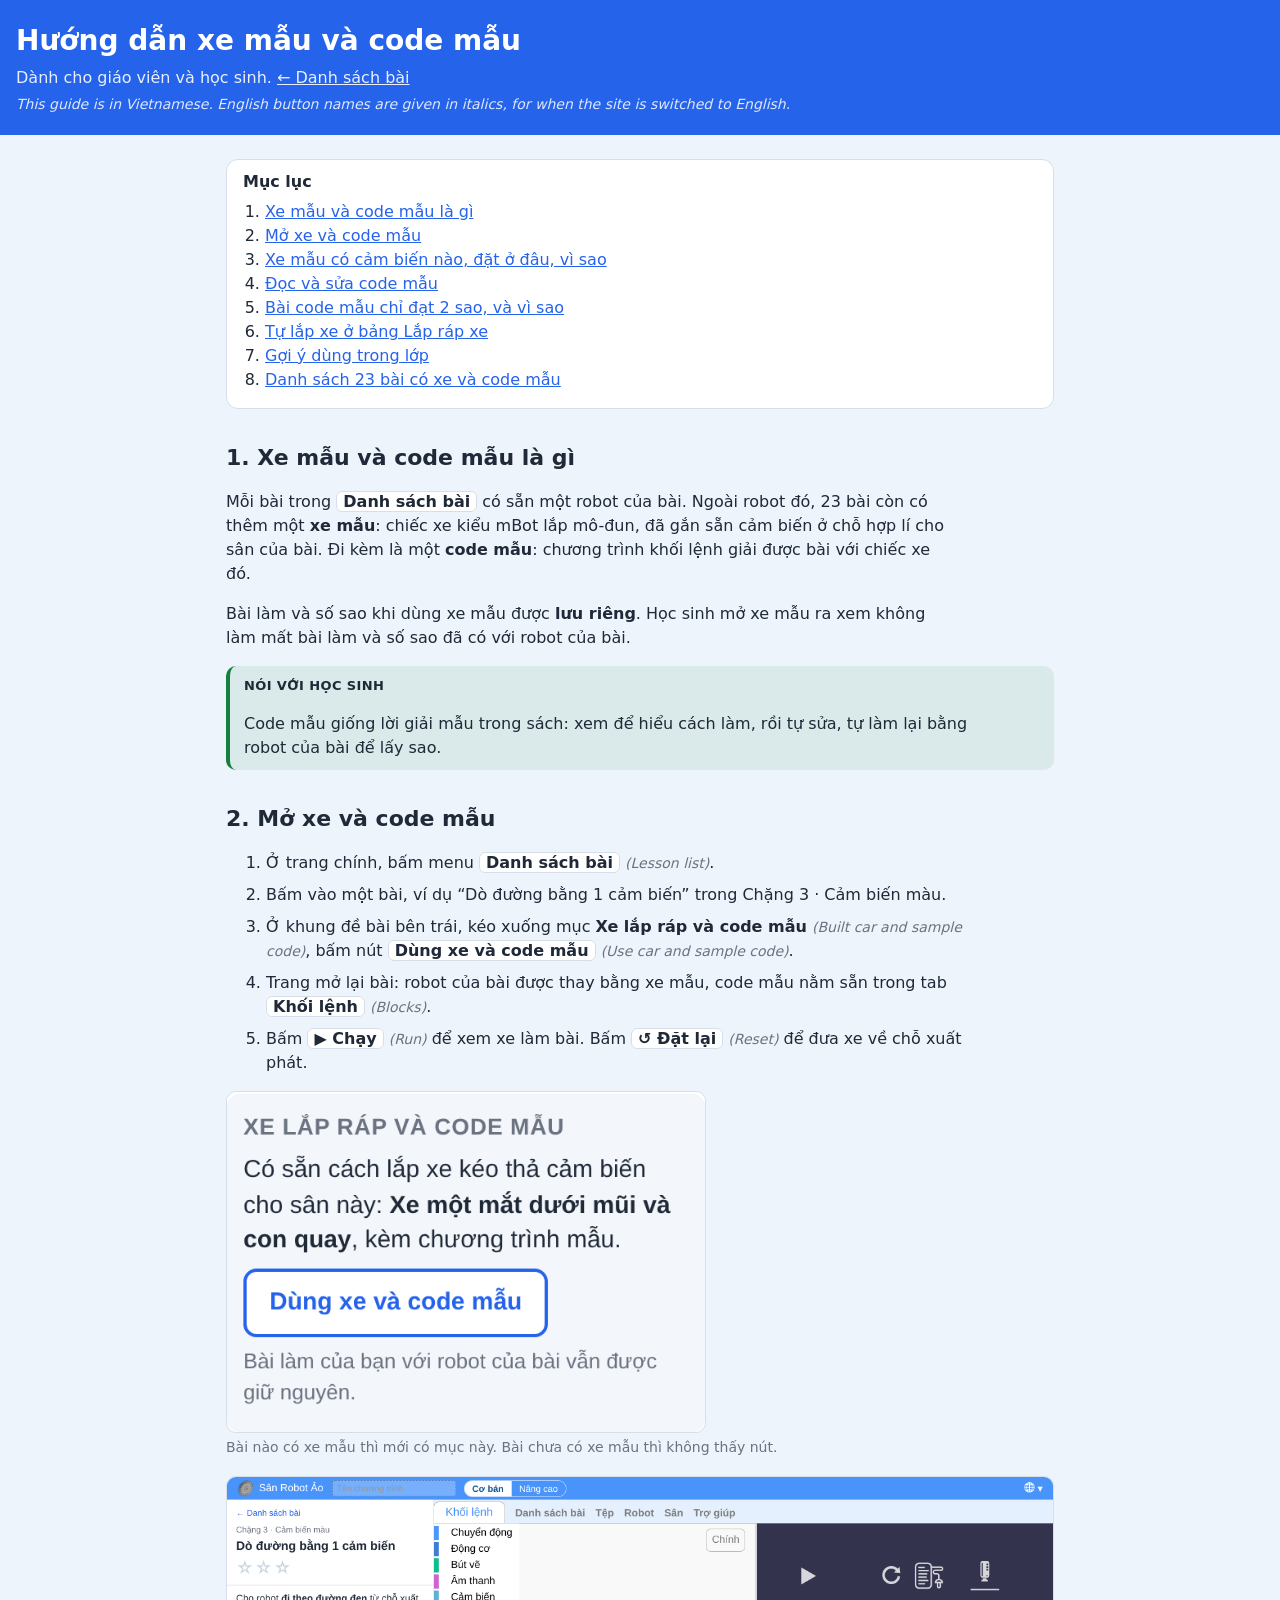
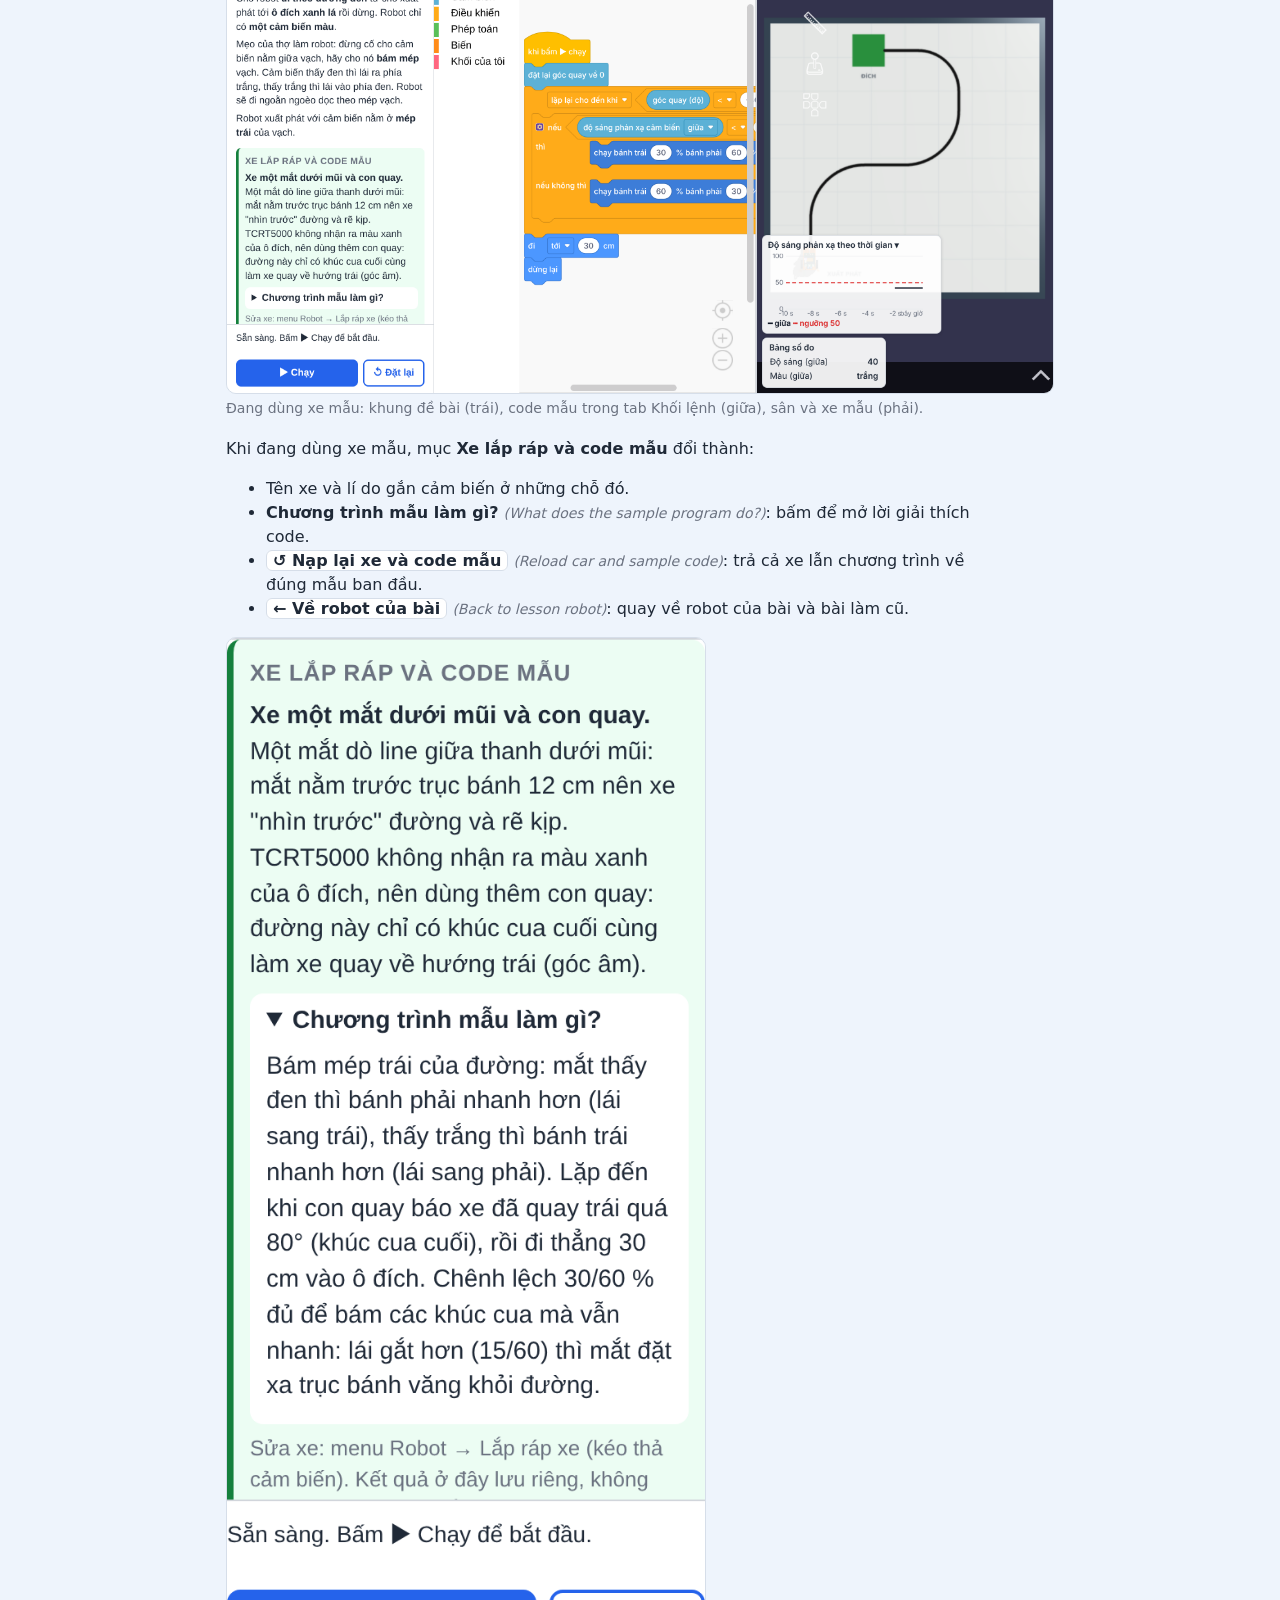
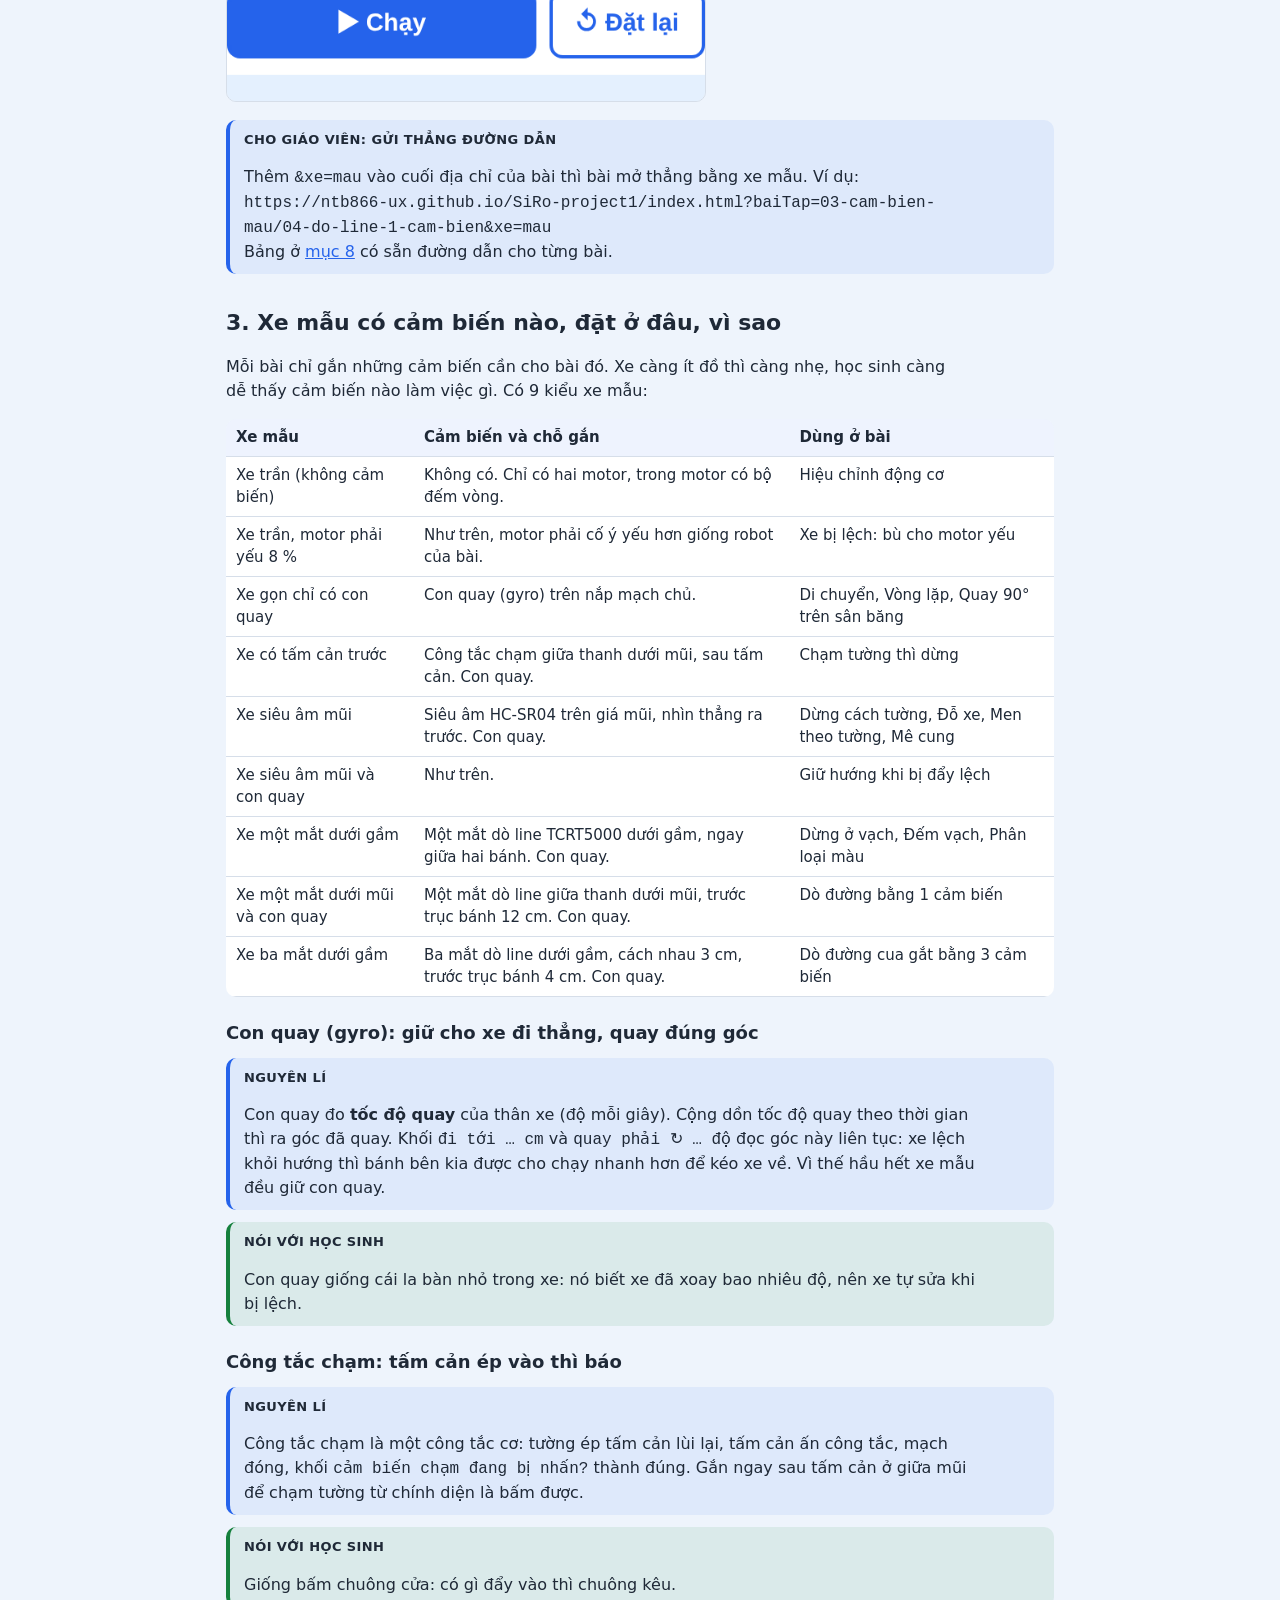
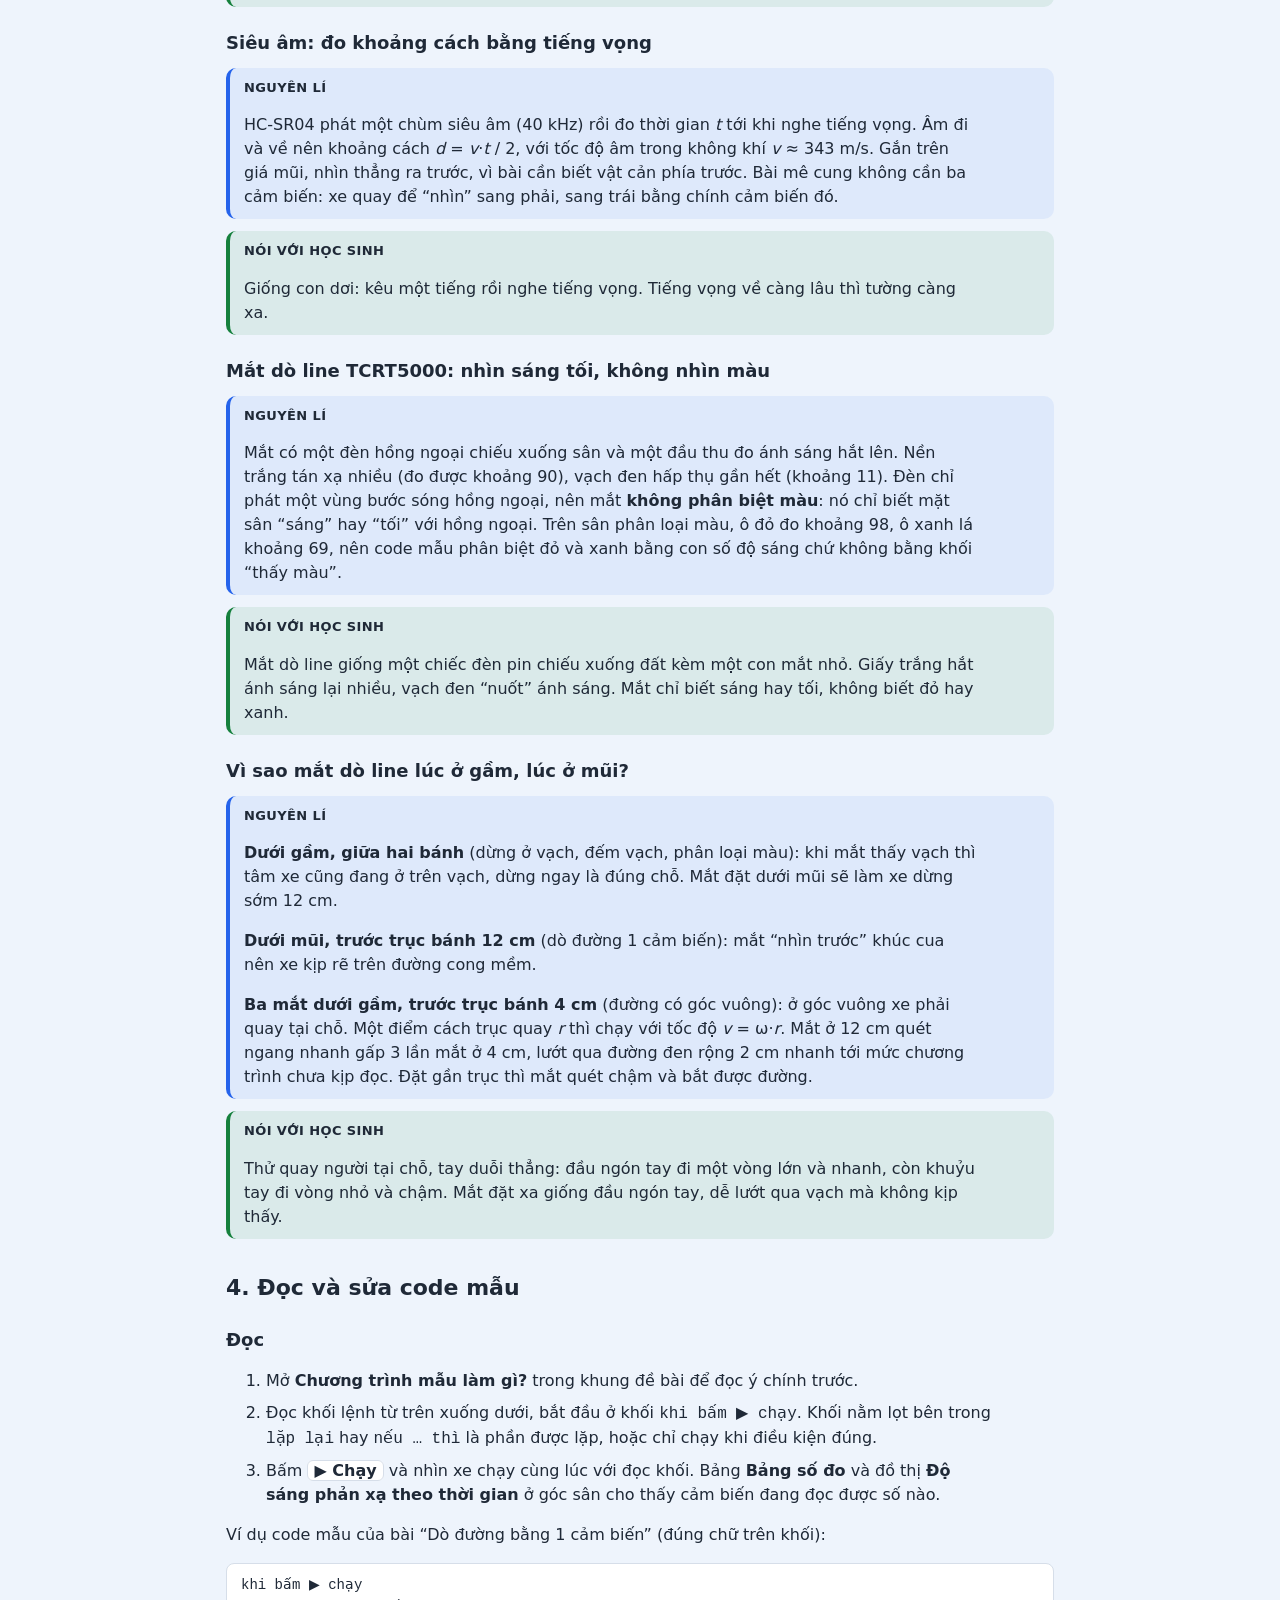
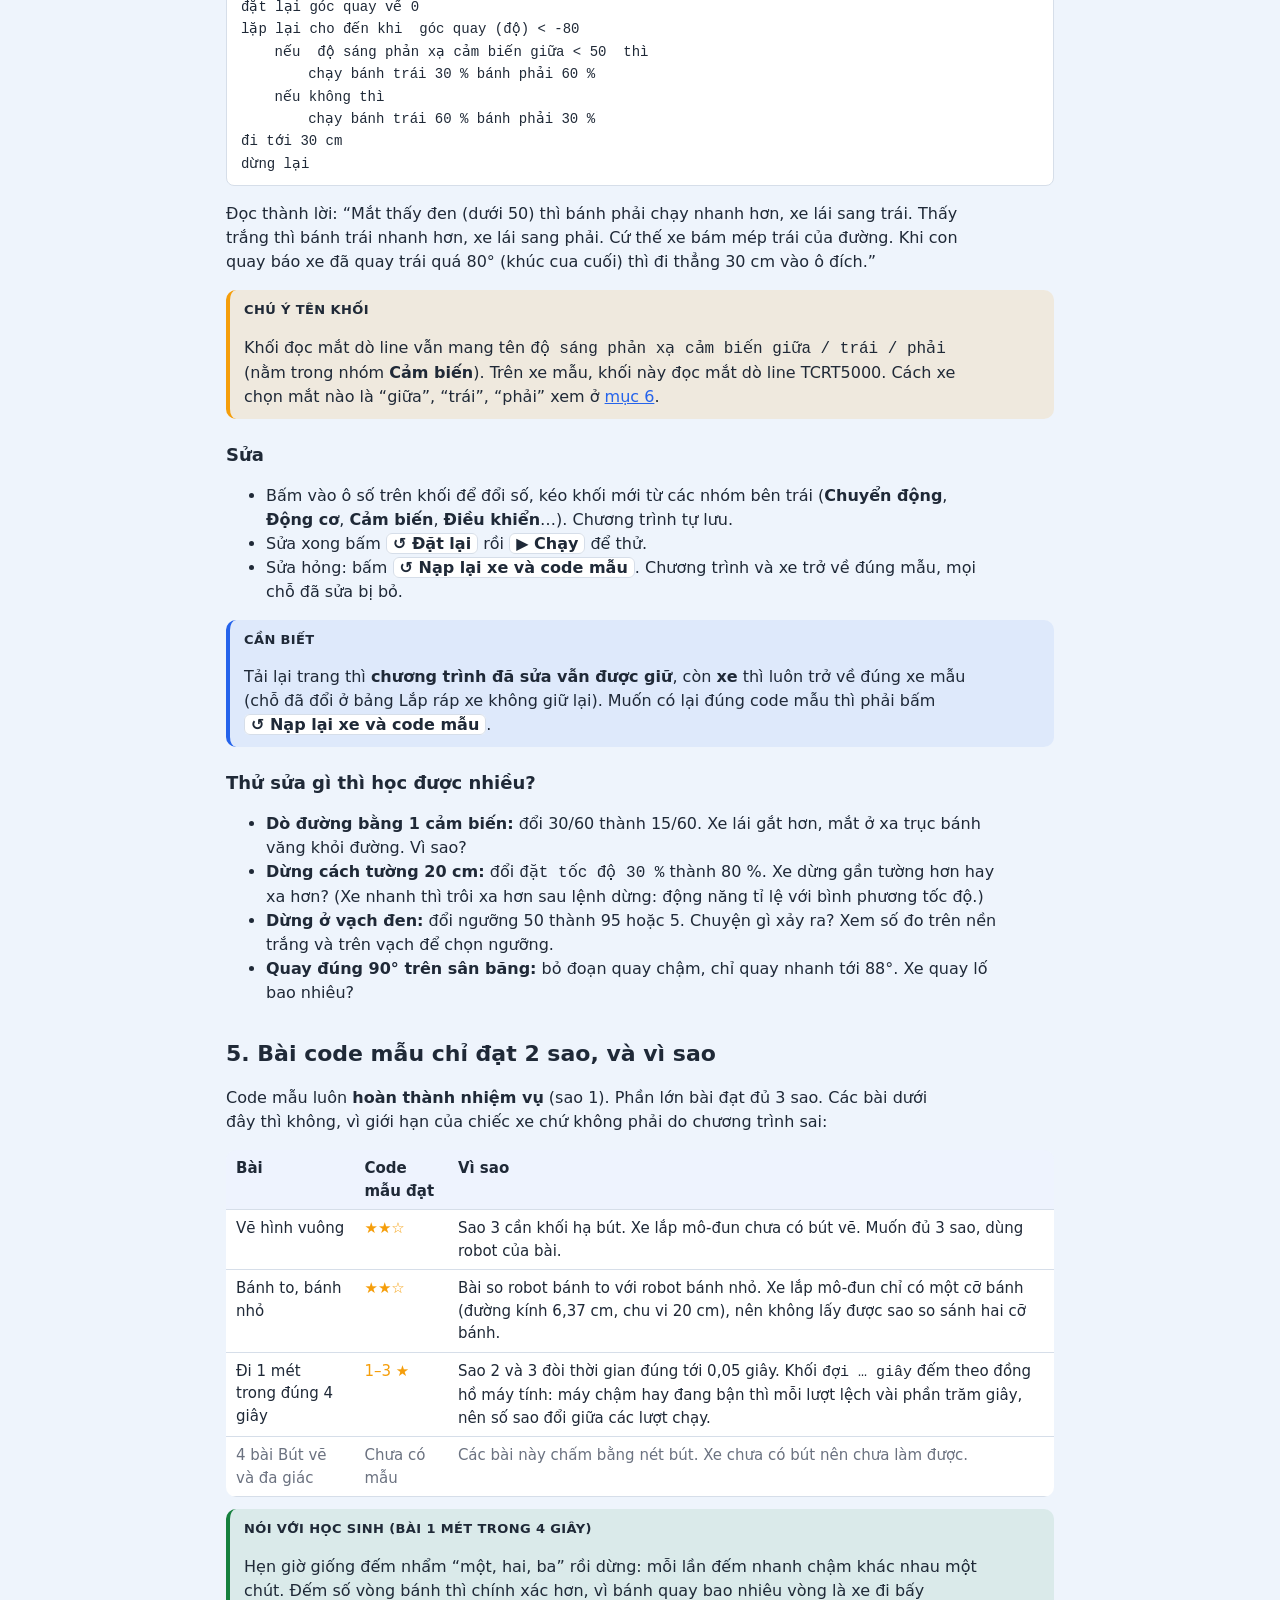
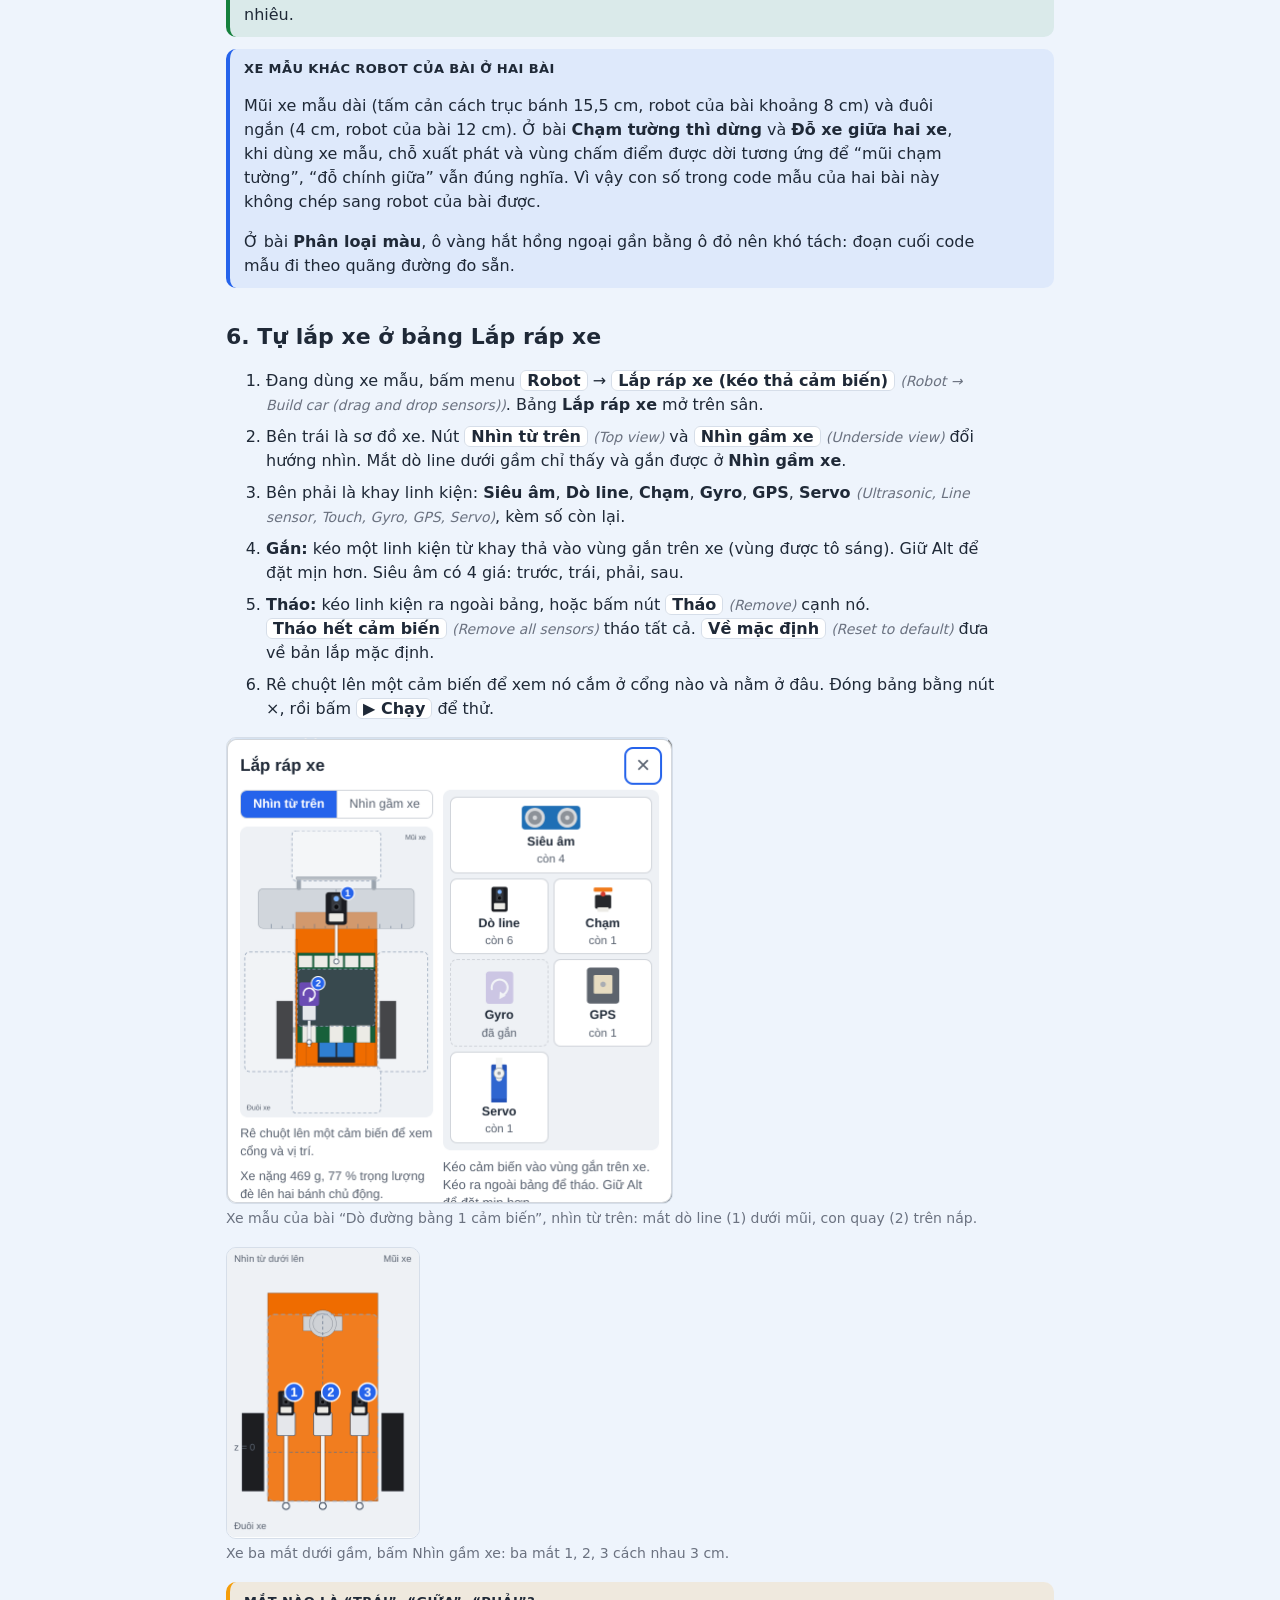
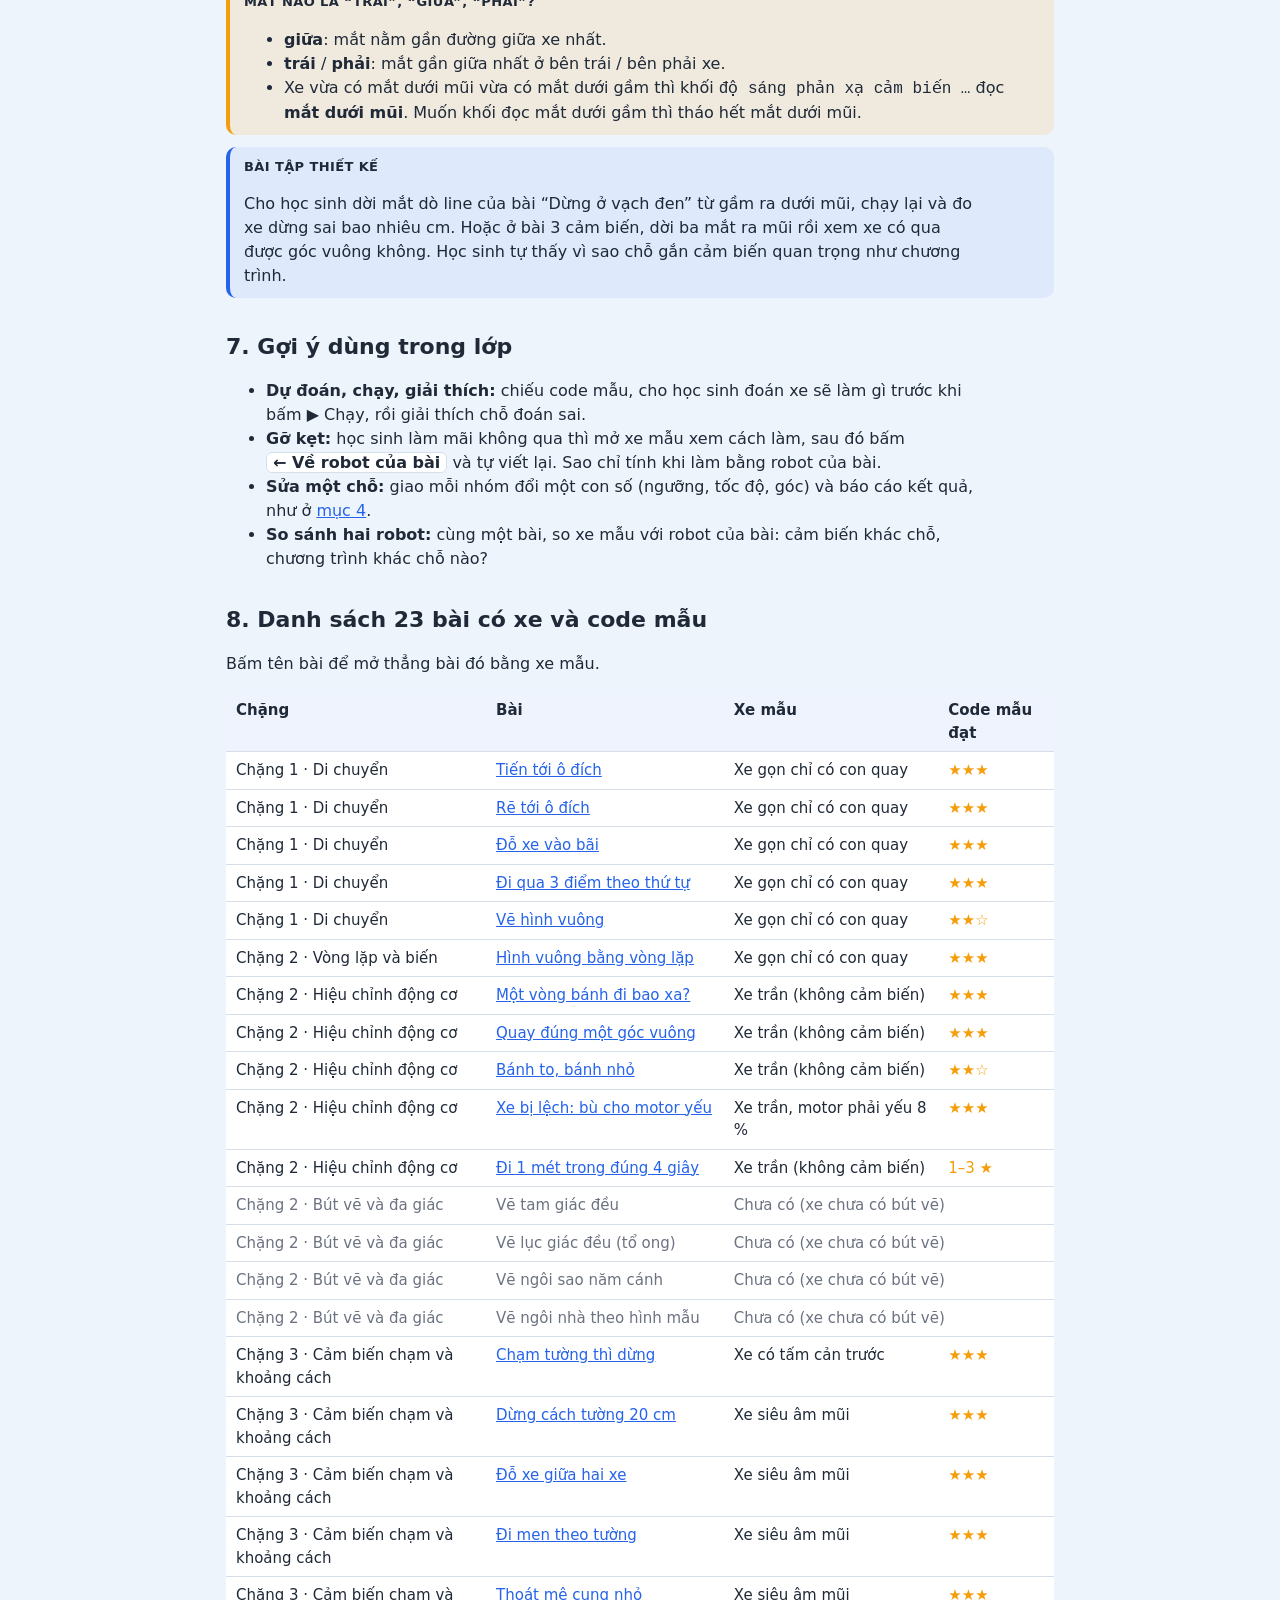
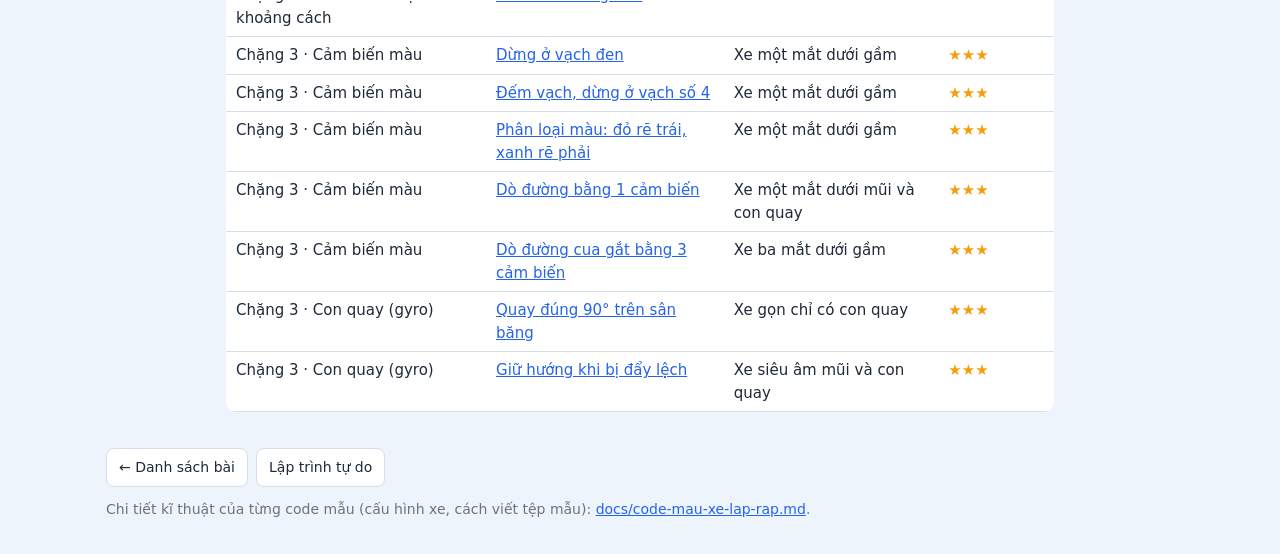
<file: public/san-robot-ao/huong-dan/xe-va-code-mau.html>
<!DOCTYPE html>
<html lang="vi">
<head>
  <meta charset="utf-8">
  <meta name="viewport" content="width=device-width, initial-scale=1">
  <title>Hướng dẫn xe và code mẫu · Sân Robot Ảo</title>
  <link rel="icon" href="../../favicon-32.png">
  <link rel="stylesheet" href="../core/chon-bai.css?v=1">
  <style>
    main { max-width: 860px; }
    main h2 { margin: 32px 0 8px; font-size: 22px; }
    main h3 { margin: 22px 0 6px; font-size: 18px; }
    main p, main li { max-width: 72ch; }
    main img { display: block; max-width: 100%; height: auto; border: solid 1px var(--vien); border-radius: 10px; margin: 10px 0 4px; }
    figure { margin: 12px 0 18px; }
    figcaption { color: var(--phu); font-size: 14px; }
    .ten-nut { font-weight: 600; background: var(--the); border: solid 1px var(--vien); border-radius: 6px; padding: 0 6px; white-space: nowrap; }
    .en { color: var(--phu); font-size: 14px; font-style: italic; }
    .o { border-radius: 10px; padding: 10px 14px; margin: 12px 0; border-left: 4px solid; }
    .o > :first-child { margin-top: 0; } .o > :last-child { margin-bottom: 0; }
    .o .nhan { font-weight: 700; font-size: 13px; text-transform: uppercase; letter-spacing: .03em; display: block; margin-bottom: 2px; }
    .o.gv { background: rgba(37,99,235,.08); border-color: var(--chinh); }
    .o.hs { background: rgba(21,128,61,.09); border-color: var(--dat); }
    .o.chu-y { background: rgba(245,158,11,.12); border-color: var(--sao); }
    ol.buoc > li { margin-bottom: 8px; }
    pre.khoi { background: var(--the); border: solid 1px var(--vien); border-radius: 8px; padding: 10px 14px; overflow-x: auto; font: 14px/1.6 ui-monospace, Menlo, Consolas, monospace; }
    .bang-cuon { overflow-x: auto; }
    table { border-collapse: collapse; width: 100%; font-size: 15px; background: var(--the); border-radius: 10px; overflow: hidden; }
    th, td { text-align: left; padding: 7px 10px; border-bottom: solid 1px var(--vien); vertical-align: top; }
    th { background: rgba(37,99,235,.08); }
    td.sao { color: var(--sao); white-space: nowrap; }
    tr.chua td { color: var(--phu); }
    a { color: var(--chinh); }
    nav.muc-luc { background: var(--the); border: solid 1px var(--vien); border-radius: 12px; padding: 10px 16px; margin-top: 16px; }
    nav.muc-luc ol { margin: 6px 0; padding-left: 22px; }
    header a { color: #fff; }
  </style>
</head>
<body>
  <!--
    Sân Robot Ảo – hướng dẫn dùng xe mẫu và code mẫu cho giáo viên và học sinh.
    Copyright (C) 2026 những người đóng góp cho Sân Robot Ảo. GPL v3.
    Chữ trên nút, menu, khối lấy đúng từ mã (code-mau.js, bang-lap-rap.js, giao-dien.js);
    sửa giao diện thì sửa cả trang này.
  -->
  <header>
    <div class="dau-trang">
      <h1>Hướng dẫn xe mẫu và code mẫu</h1>
      <p>Dành cho giáo viên và học sinh. <a href="../index.html">← Danh sách bài</a></p>
      <p class="en" style="color:#fff;opacity:.85">This guide is in Vietnamese. English button names are given in italics, for when the site is switched to English.</p>
    </div>
  </header>

  <main>
    <nav class="muc-luc" aria-label="Mục lục">
      <b>Mục lục</b>
      <ol>
        <li><a href="#la-gi">Xe mẫu và code mẫu là gì</a></li>
        <li><a href="#mo">Mở xe và code mẫu</a></li>
        <li><a href="#xe">Xe mẫu có cảm biến nào, đặt ở đâu, vì sao</a></li>
        <li><a href="#doc-code">Đọc và sửa code mẫu</a></li>
        <li><a href="#hai-sao">Bài code mẫu chỉ đạt 2 sao, và vì sao</a></li>
        <li><a href="#tu-lap">Tự lắp xe ở bảng Lắp ráp xe</a></li>
        <li><a href="#lop-hoc">Gợi ý dùng trong lớp</a></li>
        <li><a href="#danh-sach">Danh sách 23 bài có xe và code mẫu</a></li>
      </ol>
    </nav>

    <h2 id="la-gi">1. Xe mẫu và code mẫu là gì</h2>
    <p>Mỗi bài trong <span class="ten-nut">Danh sách bài</span> có sẵn một robot của bài. Ngoài robot đó, 23 bài còn có thêm một <b>xe mẫu</b>: chiếc xe kiểu mBot lắp mô-đun, đã gắn sẵn cảm biến ở chỗ hợp lí cho sân của bài. Đi kèm là một <b>code mẫu</b>: chương trình khối lệnh giải được bài với chiếc xe đó.</p>
    <p>Bài làm và số sao khi dùng xe mẫu được <b>lưu riêng</b>. Học sinh mở xe mẫu ra xem không làm mất bài làm và số sao đã có với robot của bài.</p>
    <div class="o hs"><span class="nhan">Nói với học sinh</span>
      <p>Code mẫu giống lời giải mẫu trong sách: xem để hiểu cách làm, rồi tự sửa, tự làm lại bằng robot của bài để lấy sao.</p>
    </div>

    <h2 id="mo">2. Mở xe và code mẫu</h2>
    <ol class="buoc">
      <li>Ở trang chính, bấm menu <span class="ten-nut">Danh sách bài</span> <span class="en">(Lesson list)</span>.</li>
      <li>Bấm vào một bài, ví dụ “Dò đường bằng 1 cảm biến” trong Chặng 3 · Cảm biến màu.</li>
      <li>Ở khung đề bài bên trái, kéo xuống mục <b>Xe lắp ráp và code mẫu</b> <span class="en">(Built car and sample code)</span>, bấm nút <span class="ten-nut">Dùng xe và code mẫu</span> <span class="en">(Use car and sample code)</span>.</li>
      <li>Trang mở lại bài: robot của bài được thay bằng xe mẫu, code mẫu nằm sẵn trong tab <span class="ten-nut">Khối lệnh</span> <span class="en">(Blocks)</span>.</li>
      <li>Bấm <span class="ten-nut">▶ Chạy</span> <span class="en">(Run)</span> để xem xe làm bài. Bấm <span class="ten-nut">↺ Đặt lại</span> <span class="en">(Reset)</span> để đưa xe về chỗ xuất phát.</li>
    </ol>
    <figure>
      <img src="anh/2-nut-dung-xe-mau.png" width="480" alt="Mục Xe lắp ráp và code mẫu với nút Dùng xe và code mẫu">
      <figcaption>Bài nào có xe mẫu thì mới có mục này. Bài chưa có xe mẫu thì không thấy nút.</figcaption>
    </figure>
    <figure>
      <img src="anh/3-trang-xe-mau.png" width="1280" alt="Trang bài khi đang dùng xe mẫu: đề bài bên trái, code mẫu ở giữa, sân bên phải">
      <figcaption>Đang dùng xe mẫu: khung đề bài (trái), code mẫu trong tab Khối lệnh (giữa), sân và xe mẫu (phải).</figcaption>
    </figure>
    <p>Khi đang dùng xe mẫu, mục <b>Xe lắp ráp và code mẫu</b> đổi thành:</p>
    <ul>
      <li>Tên xe và lí do gắn cảm biến ở những chỗ đó.</li>
      <li><b>Chương trình mẫu làm gì?</b> <span class="en">(What does the sample program do?)</span>: bấm để mở lời giải thích code.</li>
      <li><span class="ten-nut">↺ Nạp lại xe và code mẫu</span> <span class="en">(Reload car and sample code)</span>: trả cả xe lẫn chương trình về đúng mẫu ban đầu.</li>
      <li><span class="ten-nut">← Về robot của bài</span> <span class="en">(Back to lesson robot)</span>: quay về robot của bài và bài làm cũ.</li>
    </ul>
    <figure>
      <img src="anh/4-muc-dang-dung.png" width="480" alt="Mục Xe lắp ráp và code mẫu khi đang dùng, đã mở phần Chương trình mẫu làm gì">
    </figure>
    <div class="o gv"><span class="nhan">Cho giáo viên: gửi thẳng đường dẫn</span>
      <p>Thêm <code>&amp;xe=mau</code> vào cuối địa chỉ của bài thì bài mở thẳng bằng xe mẫu. Ví dụ:<br>
      <code>https://ntb866-ux.github.io/SiRo-project1/index.html?baiTap=03-cam-bien-mau/04-do-line-1-cam-bien&amp;xe=mau</code><br>
      Bảng ở <a href="#danh-sach">mục 8</a> có sẵn đường dẫn cho từng bài.</p>
    </div>

    <h2 id="xe">3. Xe mẫu có cảm biến nào, đặt ở đâu, vì sao</h2>
    <p>Mỗi bài chỉ gắn những cảm biến cần cho bài đó. Xe càng ít đồ thì càng nhẹ, học sinh càng dễ thấy cảm biến nào làm việc gì. Có 9 kiểu xe mẫu:</p>
    <div class="bang-cuon"><table>
      <thead><tr><th>Xe mẫu</th><th>Cảm biến và chỗ gắn</th><th>Dùng ở bài</th></tr></thead>
      <tbody>
        <tr><td>Xe trần (không cảm biến)</td><td>Không có. Chỉ có hai motor, trong motor có bộ đếm vòng.</td><td>Hiệu chỉnh động cơ</td></tr>
        <tr><td>Xe trần, motor phải yếu 8 %</td><td>Như trên, motor phải cố ý yếu hơn giống robot của bài.</td><td>Xe bị lệch: bù cho motor yếu</td></tr>
        <tr><td>Xe gọn chỉ có con quay</td><td>Con quay (gyro) trên nắp mạch chủ.</td><td>Di chuyển, Vòng lặp, Quay 90° trên sân băng</td></tr>
        <tr><td>Xe có tấm cản trước</td><td>Công tắc chạm giữa thanh dưới mũi, sau tấm cản. Con quay.</td><td>Chạm tường thì dừng</td></tr>
        <tr><td>Xe siêu âm mũi</td><td>Siêu âm HC-SR04 trên giá mũi, nhìn thẳng ra trước. Con quay.</td><td>Dừng cách tường, Đỗ xe, Men theo tường, Mê cung</td></tr>
        <tr><td>Xe siêu âm mũi và con quay</td><td>Như trên.</td><td>Giữ hướng khi bị đẩy lệch</td></tr>
        <tr><td>Xe một mắt dưới gầm</td><td>Một mắt dò line TCRT5000 dưới gầm, ngay giữa hai bánh. Con quay.</td><td>Dừng ở vạch, Đếm vạch, Phân loại màu</td></tr>
        <tr><td>Xe một mắt dưới mũi và con quay</td><td>Một mắt dò line giữa thanh dưới mũi, trước trục bánh 12 cm. Con quay.</td><td>Dò đường bằng 1 cảm biến</td></tr>
        <tr><td>Xe ba mắt dưới gầm</td><td>Ba mắt dò line dưới gầm, cách nhau 3 cm, trước trục bánh 4 cm. Con quay.</td><td>Dò đường cua gắt bằng 3 cảm biến</td></tr>
      </tbody>
    </table></div>

    <h3>Con quay (gyro): giữ cho xe đi thẳng, quay đúng góc</h3>
    <div class="o gv"><span class="nhan">Nguyên lí</span>
      <p>Con quay đo <b>tốc độ quay</b> của thân xe (độ mỗi giây). Cộng dồn tốc độ quay theo thời gian thì ra góc đã quay. Khối <code>đi tới … cm</code> và <code>quay phải ↻ … độ</code> đọc góc này liên tục: xe lệch khỏi hướng thì bánh bên kia được cho chạy nhanh hơn để kéo xe về. Vì thế hầu hết xe mẫu đều giữ con quay.</p>
    </div>
    <div class="o hs"><span class="nhan">Nói với học sinh</span>
      <p>Con quay giống cái la bàn nhỏ trong xe: nó biết xe đã xoay bao nhiêu độ, nên xe tự sửa khi bị lệch.</p>
    </div>

    <h3>Công tắc chạm: tấm cản ép vào thì báo</h3>
    <div class="o gv"><span class="nhan">Nguyên lí</span>
      <p>Công tắc chạm là một công tắc cơ: tường ép tấm cản lùi lại, tấm cản ấn công tắc, mạch đóng, khối <code>cảm biến chạm đang bị nhấn?</code> thành đúng. Gắn ngay sau tấm cản ở giữa mũi để chạm tường từ chính diện là bấm được.</p>
    </div>
    <div class="o hs"><span class="nhan">Nói với học sinh</span>
      <p>Giống bấm chuông cửa: có gì đẩy vào thì chuông kêu.</p>
    </div>

    <h3>Siêu âm: đo khoảng cách bằng tiếng vọng</h3>
    <div class="o gv"><span class="nhan">Nguyên lí</span>
      <p>HC-SR04 phát một chùm siêu âm (40 kHz) rồi đo thời gian <i>t</i> tới khi nghe tiếng vọng. Âm đi và về nên khoảng cách <i>d</i> = <i>v</i>·<i>t</i> / 2, với tốc độ âm trong không khí <i>v</i> ≈ 343 m/s. Gắn trên giá mũi, nhìn thẳng ra trước, vì bài cần biết vật cản phía trước. Bài mê cung không cần ba cảm biến: xe quay để “nhìn” sang phải, sang trái bằng chính cảm biến đó.</p>
    </div>
    <div class="o hs"><span class="nhan">Nói với học sinh</span>
      <p>Giống con dơi: kêu một tiếng rồi nghe tiếng vọng. Tiếng vọng về càng lâu thì tường càng xa.</p>
    </div>

    <h3>Mắt dò line TCRT5000: nhìn sáng tối, không nhìn màu</h3>
    <div class="o gv"><span class="nhan">Nguyên lí</span>
      <p>Mắt có một đèn hồng ngoại chiếu xuống sân và một đầu thu đo ánh sáng hắt lên. Nền trắng tán xạ nhiều (đo được khoảng 90), vạch đen hấp thụ gần hết (khoảng 11). Đèn chỉ phát một vùng bước sóng hồng ngoại, nên mắt <b>không phân biệt màu</b>: nó chỉ biết mặt sân “sáng” hay “tối” với hồng ngoại. Trên sân phân loại màu, ô đỏ đo khoảng 98, ô xanh lá khoảng 69, nên code mẫu phân biệt đỏ và xanh bằng con số độ sáng chứ không bằng khối “thấy màu”.</p>
    </div>
    <div class="o hs"><span class="nhan">Nói với học sinh</span>
      <p>Mắt dò line giống một chiếc đèn pin chiếu xuống đất kèm một con mắt nhỏ. Giấy trắng hắt ánh sáng lại nhiều, vạch đen “nuốt” ánh sáng. Mắt chỉ biết sáng hay tối, không biết đỏ hay xanh.</p>
    </div>

    <h3>Vì sao mắt dò line lúc ở gầm, lúc ở mũi?</h3>
    <div class="o gv"><span class="nhan">Nguyên lí</span>
      <p><b>Dưới gầm, giữa hai bánh</b> (dừng ở vạch, đếm vạch, phân loại màu): khi mắt thấy vạch thì tâm xe cũng đang ở trên vạch, dừng ngay là đúng chỗ. Mắt đặt dưới mũi sẽ làm xe dừng sớm 12 cm.</p>
      <p><b>Dưới mũi, trước trục bánh 12 cm</b> (dò đường 1 cảm biến): mắt “nhìn trước” khúc cua nên xe kịp rẽ trên đường cong mềm.</p>
      <p><b>Ba mắt dưới gầm, trước trục bánh 4 cm</b> (đường có góc vuông): ở góc vuông xe phải quay tại chỗ. Một điểm cách trục quay <i>r</i> thì chạy với tốc độ <i>v</i> = ω·<i>r</i>. Mắt ở 12 cm quét ngang nhanh gấp 3 lần mắt ở 4 cm, lướt qua đường đen rộng 2 cm nhanh tới mức chương trình chưa kịp đọc. Đặt gần trục thì mắt quét chậm và bắt được đường.</p>
    </div>
    <div class="o hs"><span class="nhan">Nói với học sinh</span>
      <p>Thử quay người tại chỗ, tay duỗi thẳng: đầu ngón tay đi một vòng lớn và nhanh, còn khuỷu tay đi vòng nhỏ và chậm. Mắt đặt xa giống đầu ngón tay, dễ lướt qua vạch mà không kịp thấy.</p>
    </div>

    <h2 id="doc-code">4. Đọc và sửa code mẫu</h2>
    <h3>Đọc</h3>
    <ol class="buoc">
      <li>Mở <b>Chương trình mẫu làm gì?</b> trong khung đề bài để đọc ý chính trước.</li>
      <li>Đọc khối lệnh từ trên xuống dưới, bắt đầu ở khối <code>khi bấm ▶ chạy</code>. Khối nằm lọt bên trong <code>lặp lại</code> hay <code>nếu … thì</code> là phần được lặp, hoặc chỉ chạy khi điều kiện đúng.</li>
      <li>Bấm <span class="ten-nut">▶ Chạy</span> và nhìn xe chạy cùng lúc với đọc khối. Bảng <b>Bảng số đo</b> và đồ thị <b>Độ sáng phản xạ theo thời gian</b> ở góc sân cho thấy cảm biến đang đọc được số nào.</li>
    </ol>
    <p>Ví dụ code mẫu của bài “Dò đường bằng 1 cảm biến” (đúng chữ trên khối):</p>
    <pre class="khoi">khi bấm ▶ chạy
đặt lại góc quay về 0
lặp lại cho đến khi  góc quay (độ) &lt; -80
    nếu  độ sáng phản xạ cảm biến giữa &lt; 50  thì
        chạy bánh trái 30 % bánh phải 60 %
    nếu không thì
        chạy bánh trái 60 % bánh phải 30 %
đi tới 30 cm
dừng lại</pre>
    <p>Đọc thành lời: “Mắt thấy đen (dưới 50) thì bánh phải chạy nhanh hơn, xe lái sang trái. Thấy trắng thì bánh trái nhanh hơn, xe lái sang phải. Cứ thế xe bám mép trái của đường. Khi con quay báo xe đã quay trái quá 80° (khúc cua cuối) thì đi thẳng 30 cm vào ô đích.”</p>
    <div class="o chu-y"><span class="nhan">Chú ý tên khối</span>
      <p>Khối đọc mắt dò line vẫn mang tên <code>độ sáng phản xạ cảm biến giữa / trái / phải</code> (nằm trong nhóm <b>Cảm biến</b>). Trên xe mẫu, khối này đọc mắt dò line TCRT5000. Cách xe chọn mắt nào là “giữa”, “trái”, “phải” xem ở <a href="#tu-lap">mục 6</a>.</p>
    </div>

    <h3>Sửa</h3>
    <ul>
      <li>Bấm vào ô số trên khối để đổi số, kéo khối mới từ các nhóm bên trái (<b>Chuyển động</b>, <b>Động cơ</b>, <b>Cảm biến</b>, <b>Điều khiển</b>…). Chương trình tự lưu.</li>
      <li>Sửa xong bấm <span class="ten-nut">↺ Đặt lại</span> rồi <span class="ten-nut">▶ Chạy</span> để thử.</li>
      <li>Sửa hỏng: bấm <span class="ten-nut">↺ Nạp lại xe và code mẫu</span>. Chương trình và xe trở về đúng mẫu, mọi chỗ đã sửa bị bỏ.</li>
    </ul>
    <div class="o gv"><span class="nhan">Cần biết</span>
      <p>Tải lại trang thì <b>chương trình đã sửa vẫn được giữ</b>, còn <b>xe</b> thì luôn trở về đúng xe mẫu (chỗ đã đổi ở bảng Lắp ráp xe không giữ lại). Muốn có lại đúng code mẫu thì phải bấm <span class="ten-nut">↺ Nạp lại xe và code mẫu</span>.</p>
    </div>
    <h3>Thử sửa gì thì học được nhiều?</h3>
    <ul>
      <li><b>Dò đường bằng 1 cảm biến:</b> đổi 30/60 thành 15/60. Xe lái gắt hơn, mắt ở xa trục bánh văng khỏi đường. Vì sao?</li>
      <li><b>Dừng cách tường 20 cm:</b> đổi <code>đặt tốc độ 30 %</code> thành 80 %. Xe dừng gần tường hơn hay xa hơn? (Xe nhanh thì trôi xa hơn sau lệnh dừng: động năng tỉ lệ với bình phương tốc độ.)</li>
      <li><b>Dừng ở vạch đen:</b> đổi ngưỡng 50 thành 95 hoặc 5. Chuyện gì xảy ra? Xem số đo trên nền trắng và trên vạch để chọn ngưỡng.</li>
      <li><b>Quay đúng 90° trên sân băng:</b> bỏ đoạn quay chậm, chỉ quay nhanh tới 88°. Xe quay lố bao nhiêu?</li>
    </ul>

    <h2 id="hai-sao">5. Bài code mẫu chỉ đạt 2 sao, và vì sao</h2>
    <p>Code mẫu luôn <b>hoàn thành nhiệm vụ</b> (sao 1). Phần lớn bài đạt đủ 3 sao. Các bài dưới đây thì không, vì giới hạn của chiếc xe chứ không phải do chương trình sai:</p>
    <div class="bang-cuon"><table>
      <thead><tr><th>Bài</th><th>Code mẫu đạt</th><th>Vì sao</th></tr></thead>
      <tbody>
        <tr><td>Vẽ hình vuông</td><td class="sao">★★☆</td><td>Sao 3 cần khối hạ bút. Xe lắp mô-đun chưa có bút vẽ. Muốn đủ 3 sao, dùng robot của bài.</td></tr>
        <tr><td>Bánh to, bánh nhỏ</td><td class="sao">★★☆</td><td>Bài so robot bánh to với robot bánh nhỏ. Xe lắp mô-đun chỉ có một cỡ bánh (đường kính 6,37 cm, chu vi 20 cm), nên không lấy được sao so sánh hai cỡ bánh.</td></tr>
        <tr><td>Đi 1 mét trong đúng 4 giây</td><td class="sao">1–3 ★</td><td>Sao 2 và 3 đòi thời gian đúng tới 0,05 giây. Khối <code>đợi … giây</code> đếm theo đồng hồ máy tính: máy chậm hay đang bận thì mỗi lượt lệch vài phần trăm giây, nên số sao đổi giữa các lượt chạy.</td></tr>
        <tr class="chua"><td>4 bài Bút vẽ và đa giác</td><td>Chưa có mẫu</td><td>Các bài này chấm bằng nét bút. Xe chưa có bút nên chưa làm được.</td></tr>
      </tbody>
    </table></div>
    <div class="o hs"><span class="nhan">Nói với học sinh (bài 1 mét trong 4 giây)</span>
      <p>Hẹn giờ giống đếm nhẩm “một, hai, ba” rồi dừng: mỗi lần đếm nhanh chậm khác nhau một chút. Đếm số vòng bánh thì chính xác hơn, vì bánh quay bao nhiêu vòng là xe đi bấy nhiêu.</p>
    </div>
    <div class="o gv"><span class="nhan">Xe mẫu khác robot của bài ở hai bài</span>
      <p>Mũi xe mẫu dài (tấm cản cách trục bánh 15,5 cm, robot của bài khoảng 8 cm) và đuôi ngắn (4 cm, robot của bài 12 cm). Ở bài <b>Chạm tường thì dừng</b> và <b>Đỗ xe giữa hai xe</b>, khi dùng xe mẫu, chỗ xuất phát và vùng chấm điểm được dời tương ứng để “mũi chạm tường”, “đỗ chính giữa” vẫn đúng nghĩa. Vì vậy con số trong code mẫu của hai bài này không chép sang robot của bài được.</p>
      <p>Ở bài <b>Phân loại màu</b>, ô vàng hắt hồng ngoại gần bằng ô đỏ nên khó tách: đoạn cuối code mẫu đi theo quãng đường đo sẵn.</p>
    </div>

    <h2 id="tu-lap">6. Tự lắp xe ở bảng Lắp ráp xe</h2>
    <ol class="buoc">
      <li>Đang dùng xe mẫu, bấm menu <span class="ten-nut">Robot</span> → <span class="ten-nut">Lắp ráp xe (kéo thả cảm biến)</span> <span class="en">(Robot → Build car (drag and drop sensors))</span>. Bảng <b>Lắp ráp xe</b> mở trên sân.</li>
      <li>Bên trái là sơ đồ xe. Nút <span class="ten-nut">Nhìn từ trên</span> <span class="en">(Top view)</span> và <span class="ten-nut">Nhìn gầm xe</span> <span class="en">(Underside view)</span> đổi hướng nhìn. Mắt dò line dưới gầm chỉ thấy và gắn được ở <b>Nhìn gầm xe</b>.</li>
      <li>Bên phải là khay linh kiện: <b>Siêu âm</b>, <b>Dò line</b>, <b>Chạm</b>, <b>Gyro</b>, <b>GPS</b>, <b>Servo</b> <span class="en">(Ultrasonic, Line sensor, Touch, Gyro, GPS, Servo)</span>, kèm số còn lại.</li>
      <li><b>Gắn:</b> kéo một linh kiện từ khay thả vào vùng gắn trên xe (vùng được tô sáng). Giữ Alt để đặt mịn hơn. Siêu âm có 4 giá: trước, trái, phải, sau.</li>
      <li><b>Tháo:</b> kéo linh kiện ra ngoài bảng, hoặc bấm nút <span class="ten-nut">Tháo</span> <span class="en">(Remove)</span> cạnh nó. <span class="ten-nut">Tháo hết cảm biến</span> <span class="en">(Remove all sensors)</span> tháo tất cả. <span class="ten-nut">Về mặc định</span> <span class="en">(Reset to default)</span> đưa về bản lắp mặc định.</li>
      <li>Rê chuột lên một cảm biến để xem nó cắm ở cổng nào và nằm ở đâu. Đóng bảng bằng nút ×, rồi bấm <span class="ten-nut">▶ Chạy</span> để thử.</li>
    </ol>
    <figure>
      <img src="anh/5-bang-lap-rap.png" width="447" alt="Bảng Lắp ráp xe, nhìn từ trên: một mắt dò line dưới mũi và con quay trên nắp; khay linh kiện bên phải">
      <figcaption>Xe mẫu của bài “Dò đường bằng 1 cảm biến”, nhìn từ trên: mắt dò line (1) dưới mũi, con quay (2) trên nắp.</figcaption>
    </figure>
    <figure>
      <img src="anh/6-gam-ba-mat.png" width="194" alt="Sơ đồ gầm xe nhìn từ dưới lên với ba mắt dò line 1, 2, 3">
      <figcaption>Xe ba mắt dưới gầm, bấm Nhìn gầm xe: ba mắt 1, 2, 3 cách nhau 3 cm.</figcaption>
    </figure>
    <div class="o chu-y"><span class="nhan">Mắt nào là “trái”, “giữa”, “phải”?</span>
      <ul>
        <li><b>giữa</b>: mắt nằm gần đường giữa xe nhất.</li>
        <li><b>trái</b> / <b>phải</b>: mắt gần giữa nhất ở bên trái / bên phải xe.</li>
        <li>Xe vừa có mắt dưới mũi vừa có mắt dưới gầm thì khối <code>độ sáng phản xạ cảm biến …</code> đọc <b>mắt dưới mũi</b>. Muốn khối đọc mắt dưới gầm thì tháo hết mắt dưới mũi.</li>
      </ul>
    </div>
    <div class="o gv"><span class="nhan">Bài tập thiết kế</span>
      <p>Cho học sinh dời mắt dò line của bài “Dừng ở vạch đen” từ gầm ra dưới mũi, chạy lại và đo xe dừng sai bao nhiêu cm. Hoặc ở bài 3 cảm biến, dời ba mắt ra mũi rồi xem xe có qua được góc vuông không. Học sinh tự thấy vì sao chỗ gắn cảm biến quan trọng như chương trình.</p>
    </div>

    <h2 id="lop-hoc">7. Gợi ý dùng trong lớp</h2>
    <ul>
      <li><b>Dự đoán, chạy, giải thích:</b> chiếu code mẫu, cho học sinh đoán xe sẽ làm gì trước khi bấm ▶ Chạy, rồi giải thích chỗ đoán sai.</li>
      <li><b>Gỡ kẹt:</b> học sinh làm mãi không qua thì mở xe mẫu xem cách làm, sau đó bấm <span class="ten-nut">← Về robot của bài</span> và tự viết lại. Sao chỉ tính khi làm bằng robot của bài.</li>
      <li><b>Sửa một chỗ:</b> giao mỗi nhóm đổi một con số (ngưỡng, tốc độ, góc) và báo cáo kết quả, như ở <a href="#doc-code">mục 4</a>.</li>
      <li><b>So sánh hai robot:</b> cùng một bài, so xe mẫu với robot của bài: cảm biến khác chỗ, chương trình khác chỗ nào?</li>
    </ul>

    <h2 id="danh-sach">8. Danh sách 23 bài có xe và code mẫu</h2>
    <p>Bấm tên bài để mở thẳng bài đó bằng xe mẫu.</p>
    <div class="bang-cuon"><table>
      <thead><tr><th>Chặng</th><th>Bài</th><th>Xe mẫu</th><th>Code mẫu đạt</th></tr></thead>
      <tbody>
        <tr><td>Chặng 1 · Di chuyển</td><td><a href="../../index.html?baiTap=01-di-chuyen/01-tien-toi-o-dich&amp;xe=mau">Tiến tới ô đích</a></td><td>Xe gọn chỉ có con quay</td><td class="sao">★★★</td></tr>
        <tr><td>Chặng 1 · Di chuyển</td><td><a href="../../index.html?baiTap=01-di-chuyen/02-re-toi-o-dich&amp;xe=mau">Rẽ tới ô đích</a></td><td>Xe gọn chỉ có con quay</td><td class="sao">★★★</td></tr>
        <tr><td>Chặng 1 · Di chuyển</td><td><a href="../../index.html?baiTap=01-di-chuyen/03-do-xe-vao-bai&amp;xe=mau">Đỗ xe vào bãi</a></td><td>Xe gọn chỉ có con quay</td><td class="sao">★★★</td></tr>
        <tr><td>Chặng 1 · Di chuyển</td><td><a href="../../index.html?baiTap=01-di-chuyen/04-qua-ba-diem&amp;xe=mau">Đi qua 3 điểm theo thứ tự</a></td><td>Xe gọn chỉ có con quay</td><td class="sao">★★★</td></tr>
        <tr><td>Chặng 1 · Di chuyển</td><td><a href="../../index.html?baiTap=01-di-chuyen/05-ve-hinh-vuong&amp;xe=mau">Vẽ hình vuông</a></td><td>Xe gọn chỉ có con quay</td><td class="sao">★★☆</td></tr>
        <tr><td>Chặng 2 · Vòng lặp và biến</td><td><a href="../../index.html?baiTap=02-vong-lap/01-hinh-vuong-vong-lap&amp;xe=mau">Hình vuông bằng vòng lặp</a></td><td>Xe gọn chỉ có con quay</td><td class="sao">★★★</td></tr>
        <tr><td>Chặng 2 · Hiệu chỉnh động cơ</td><td><a href="../../index.html?baiTap=03-hieu-chinh/01-chu-vi-banh&amp;xe=mau">Một vòng bánh đi bao xa?</a></td><td>Xe trần (không cảm biến)</td><td class="sao">★★★</td></tr>
        <tr><td>Chặng 2 · Hiệu chỉnh động cơ</td><td><a href="../../index.html?baiTap=03-hieu-chinh/02-quay-goc-vuong&amp;xe=mau">Quay đúng một góc vuông</a></td><td>Xe trần (không cảm biến)</td><td class="sao">★★★</td></tr>
        <tr><td>Chặng 2 · Hiệu chỉnh động cơ</td><td><a href="../../index.html?baiTap=03-hieu-chinh/03-banh-to-banh-nho&amp;xe=mau">Bánh to, bánh nhỏ</a></td><td>Xe trần (không cảm biến)</td><td class="sao">★★☆</td></tr>
        <tr><td>Chặng 2 · Hiệu chỉnh động cơ</td><td><a href="../../index.html?baiTap=03-hieu-chinh/04-bu-motor-lech&amp;xe=mau">Xe bị lệch: bù cho motor yếu</a></td><td>Xe trần, motor phải yếu 8 %</td><td class="sao">★★★</td></tr>
        <tr><td>Chặng 2 · Hiệu chỉnh động cơ</td><td><a href="../../index.html?baiTap=03-hieu-chinh/05-mot-met-bon-giay&amp;xe=mau">Đi 1 mét trong đúng 4 giây</a></td><td>Xe trần (không cảm biến)</td><td class="sao">1–3 ★</td></tr>
        <tr class="chua"><td>Chặng 2 · Bút vẽ và đa giác</td><td>Vẽ tam giác đều</td><td colspan="2">Chưa có (xe chưa có bút vẽ)</td></tr>
        <tr class="chua"><td>Chặng 2 · Bút vẽ và đa giác</td><td>Vẽ lục giác đều (tổ ong)</td><td colspan="2">Chưa có (xe chưa có bút vẽ)</td></tr>
        <tr class="chua"><td>Chặng 2 · Bút vẽ và đa giác</td><td>Vẽ ngôi sao năm cánh</td><td colspan="2">Chưa có (xe chưa có bút vẽ)</td></tr>
        <tr class="chua"><td>Chặng 2 · Bút vẽ và đa giác</td><td>Vẽ ngôi nhà theo hình mẫu</td><td colspan="2">Chưa có (xe chưa có bút vẽ)</td></tr>
        <tr><td>Chặng 3 · Cảm biến chạm và khoảng cách</td><td><a href="../../index.html?baiTap=03-cam-bien-cham-khoang-cach/01-cham-tuong-thi-dung&amp;xe=mau">Chạm tường thì dừng</a></td><td>Xe có tấm cản trước</td><td class="sao">★★★</td></tr>
        <tr><td>Chặng 3 · Cảm biến chạm và khoảng cách</td><td><a href="../../index.html?baiTap=03-cam-bien-cham-khoang-cach/02-dung-cach-tuong-20cm&amp;xe=mau">Dừng cách tường 20 cm</a></td><td>Xe siêu âm mũi</td><td class="sao">★★★</td></tr>
        <tr><td>Chặng 3 · Cảm biến chạm và khoảng cách</td><td><a href="../../index.html?baiTap=03-cam-bien-cham-khoang-cach/03-do-xe-giua-hai-xe&amp;xe=mau">Đỗ xe giữa hai xe</a></td><td>Xe siêu âm mũi</td><td class="sao">★★★</td></tr>
        <tr><td>Chặng 3 · Cảm biến chạm và khoảng cách</td><td><a href="../../index.html?baiTap=03-cam-bien-cham-khoang-cach/04-men-theo-tuong&amp;xe=mau">Đi men theo tường</a></td><td>Xe siêu âm mũi</td><td class="sao">★★★</td></tr>
        <tr><td>Chặng 3 · Cảm biến chạm và khoảng cách</td><td><a href="../../index.html?baiTap=03-cam-bien-cham-khoang-cach/05-thoat-me-cung-nho&amp;xe=mau">Thoát mê cung nhỏ</a></td><td>Xe siêu âm mũi</td><td class="sao">★★★</td></tr>
        <tr><td>Chặng 3 · Cảm biến màu</td><td><a href="../../index.html?baiTap=03-cam-bien-mau/01-dung-o-vach&amp;xe=mau">Dừng ở vạch đen</a></td><td>Xe một mắt dưới gầm</td><td class="sao">★★★</td></tr>
        <tr><td>Chặng 3 · Cảm biến màu</td><td><a href="../../index.html?baiTap=03-cam-bien-mau/02-dem-vach&amp;xe=mau">Đếm vạch, dừng ở vạch số 4</a></td><td>Xe một mắt dưới gầm</td><td class="sao">★★★</td></tr>
        <tr><td>Chặng 3 · Cảm biến màu</td><td><a href="../../index.html?baiTap=03-cam-bien-mau/03-phan-loai-mau&amp;xe=mau">Phân loại màu: đỏ rẽ trái, xanh rẽ phải</a></td><td>Xe một mắt dưới gầm</td><td class="sao">★★★</td></tr>
        <tr><td>Chặng 3 · Cảm biến màu</td><td><a href="../../index.html?baiTap=03-cam-bien-mau/04-do-line-1-cam-bien&amp;xe=mau">Dò đường bằng 1 cảm biến</a></td><td>Xe một mắt dưới mũi và con quay</td><td class="sao">★★★</td></tr>
        <tr><td>Chặng 3 · Cảm biến màu</td><td><a href="../../index.html?baiTap=03-cam-bien-mau/05-do-line-3-cam-bien&amp;xe=mau">Dò đường cua gắt bằng 3 cảm biến</a></td><td>Xe ba mắt dưới gầm</td><td class="sao">★★★</td></tr>
        <tr><td>Chặng 3 · Con quay (gyro)</td><td><a href="../../index.html?baiTap=06-gyro/01-quay-90-do-tren-san-bang&amp;xe=mau">Quay đúng 90° trên sân băng</a></td><td>Xe gọn chỉ có con quay</td><td class="sao">★★★</td></tr>
        <tr><td>Chặng 3 · Con quay (gyro)</td><td><a href="../../index.html?baiTap=06-gyro/02-giu-huong-khi-bi-day&amp;xe=mau">Giữ hướng khi bị đẩy lệch</a></td><td>Xe siêu âm mũi và con quay</td><td class="sao">★★★</td></tr>
      </tbody>
    </table></div>
  </main>

  <footer>
    <div class="nut-hang">
      <a class="nut phu" href="../index.html">← Danh sách bài</a>
      <a class="nut phu" href="../../index.html">Lập trình tự do</a>
    </div>
    <p class="nho">Chi tiết kĩ thuật của từng code mẫu (cấu hình xe, cách viết tệp mẫu): <a href="https://github.com/ntb866-ux/SiRo-project1/blob/main/docs/code-mau-xe-lap-rap.md" target="_blank" rel="noopener">docs/code-mau-xe-lap-rap.md</a>.</p>
  </footer>
</body>
</html>
</file>
<file: public/san-robot-ao/core/chon-bai.css>
/* Sân Robot Ảo – trang chọn bài. GPL v3. */
:root {
  --nen: #eef4fc; --the: #ffffff; --chu: #1f2937; --phu: #6b7280; --vien: #d6dee9;
  --chinh: #2563eb; --sao: #f59e0b; --dat: #15803d; --nguy: #b91c1c;
}
@media (prefers-color-scheme: dark) {
  :root { --nen: #0f172a; --the: #1e293b; --chu: #e5e7eb; --phu: #94a3b8; --vien: #334155; --chinh: #60a5fa; }
}
* { box-sizing: border-box; }
body { margin: 0; background: var(--nen); color: var(--chu); font: 16px/1.5 system-ui, -apple-system, "Segoe UI", Roboto, sans-serif; }
header { background: #2563eb; color: #fff; padding: 20px 16px; display: flex; gap: 16px; align-items: center; flex-wrap: wrap; }
header .dau-trang { flex: 1; min-width: 240px; max-width: 900px; }
header h1 { margin: 0; font-size: 28px; }
header p { margin: 4px 0 0; opacity: .9; }
.tong-ket { font-size: 18px; background: rgba(255,255,255,.15); padding: 8px 14px; border-radius: 10px; }
.tong-ket .to { font-size: 28px; font-weight: bold; }
.phai-dau { display: flex; align-items: center; gap: 12px; flex-wrap: wrap; }
.ngon-ngu { display: inline-flex; border: 1px solid rgba(255,255,255,.6); border-radius: 16px; overflow: hidden; }
.ngon-ngu button { background: transparent; color: inherit; border: 0; padding: 5px 12px; font: inherit; font-size: 14px; cursor: pointer; }
.ngon-ngu button.dang-chon { background: #fff; color: #1d4ed8; font-weight: 600; }
main { max-width: 1100px; margin: 0 auto; padding: 8px 16px 24px; }
.chang { margin-top: 20px; }
.dau-chang { display: flex; align-items: baseline; gap: 12px; }
.dau-chang h2 { margin: 0; font-size: 21px; }
.dau-chang .dem { color: var(--sao); font-weight: bold; }
.mo-ta { color: var(--phu); margin: 4px 0 10px; }
.luoi { display: grid; grid-template-columns: repeat(auto-fill, minmax(240px, 1fr)); gap: 12px; }
.the { display: flex; gap: 12px; align-items: center; background: var(--the); border: solid 1px var(--vien); border-radius: 12px; padding: 12px 14px; color: inherit; text-decoration: none; }
a.the:hover { border-color: var(--chinh); box-shadow: 0 2px 8px rgba(37,99,235,.15); }
.the .so { flex: none; width: 36px; height: 36px; border-radius: 50%; background: var(--chinh); color: #fff; display: flex; align-items: center; justify-content: center; font-weight: bold; }
.the.du-sao .so { background: var(--sao); }
.the.khoa { opacity: .55; }
.the.khoa .so { background: var(--phu); }
.the .ten { font-weight: bold; }
.the .phu { color: var(--phu); font-size: 14px; }
.hang-sao .sao { color: #cbd5e1; font-size: 18px; }
.hang-sao .sao.dat { color: var(--sao); }
.loi, .loi-bai { color: var(--nguy); }
footer { max-width: 1100px; margin: 0 auto; padding: 12px 16px 32px; color: var(--phu); font-size: 14px; }
footer a { color: var(--chinh); }
.nut-hang { display: flex; gap: 8px; flex-wrap: wrap; }
.nut { font: inherit; font-size: 14px; padding: 8px 12px; border-radius: 8px; border: solid 1px var(--vien); background: var(--the); color: var(--chu); cursor: pointer; text-decoration: none; }
.nut.nguy-hiem { color: var(--nguy); }
.nho { margin-top: 12px; }
</file>
